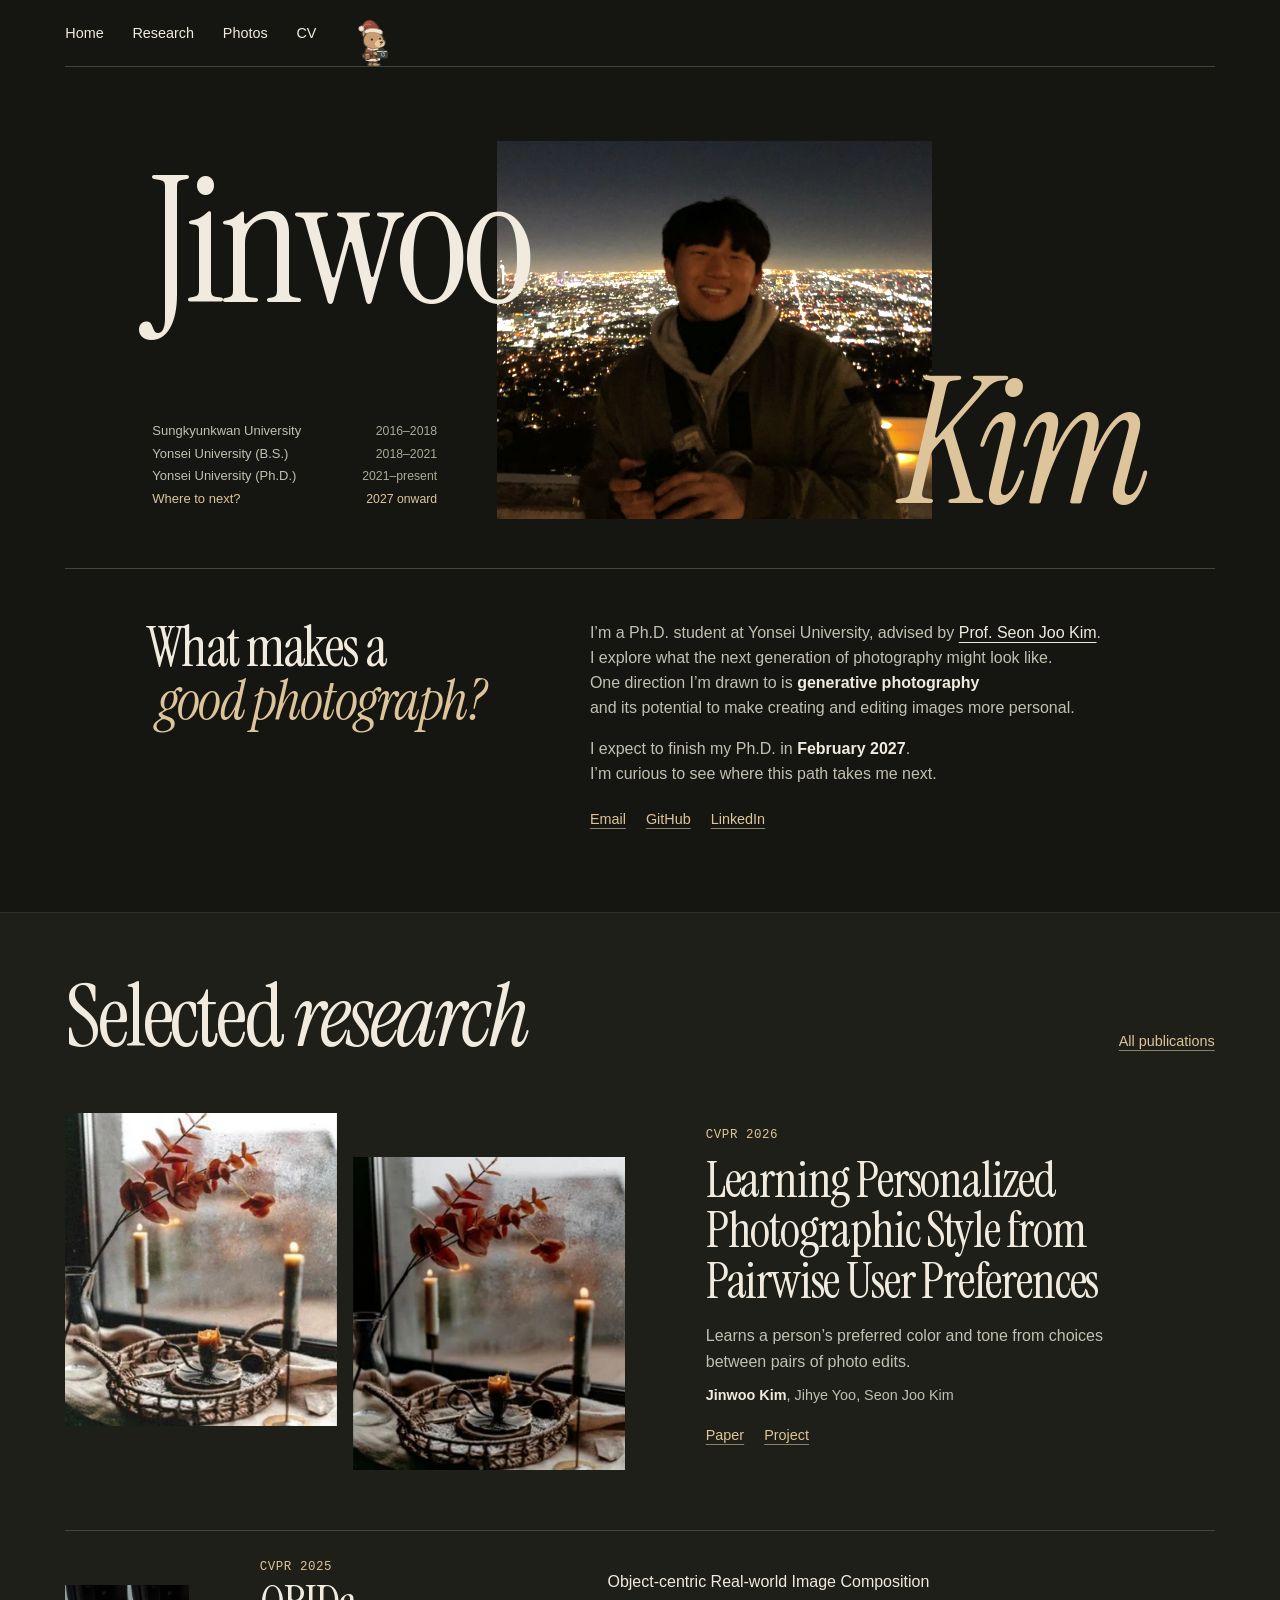
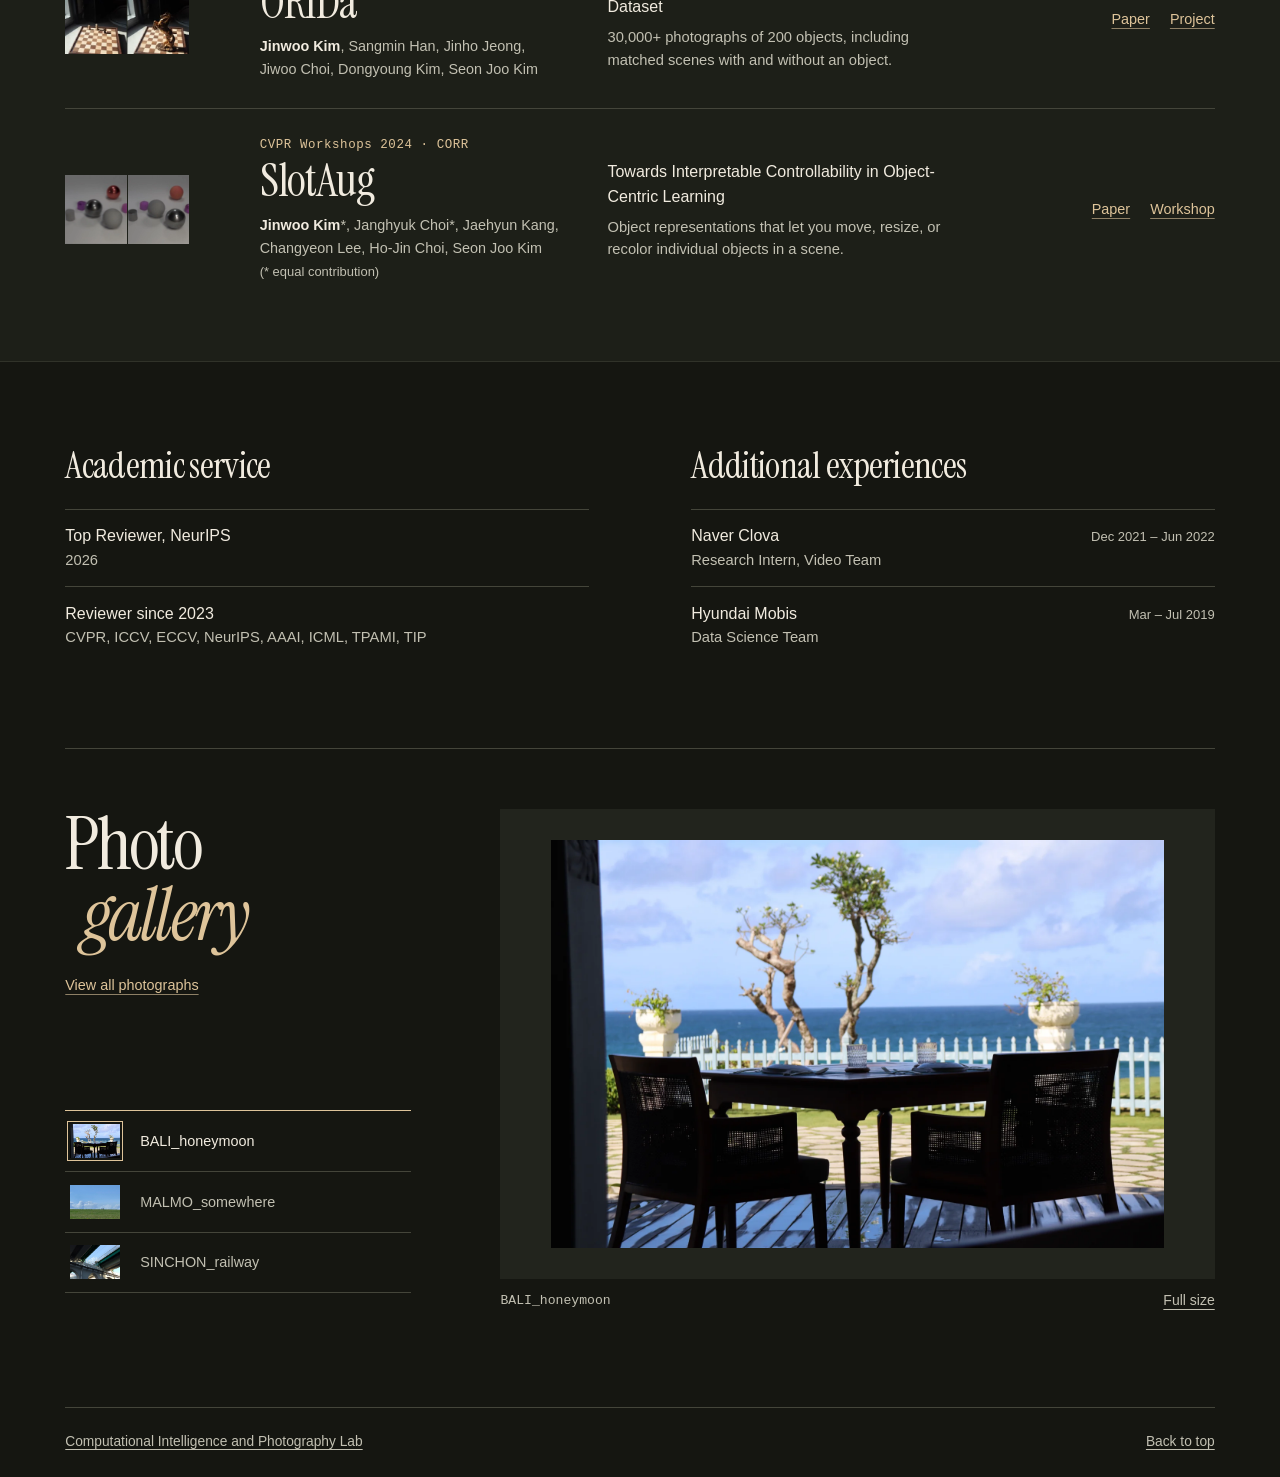
<file: index.html>
<!doctype html>
<html lang="en">
<head>
  <meta charset="utf-8">
  <meta name="viewport" content="width=device-width, initial-scale=1">
  <meta name="theme-color" content="#151611">
  <meta name="description" content="Jinwoo Kim, a Ph.D. student at Yonsei University exploring the next generation of photography. Selected research and photographs.">
  <title>Jinwoo Kim · Generative Photography</title>
  <link rel="icon" href="favicon.ico" sizes="16x16 32x32 48x48 64x64">
  <link rel="preload" href="assets/instrument-serif.woff2" as="font" type="font/woff2" crossorigin>
  <link rel="preload" href="assets/instrument-serif-italic.woff2" as="font" type="font/woff2" crossorigin>
  <link rel="preload" href="assets/portrait.webp" as="image">
  <link rel="stylesheet" href="styles.css?v=research-authors">
  <link rel="stylesheet" href="photo-walk.css?v=bear-moments">
  <link rel="stylesheet" href="bear-moments.css">
  <script src="portrait.js?v=after-hours"></script>
  <script src="photo-walk.js?v=bear-moments" defer></script>
  <script defer src="photo-viewer.js?v=after-hours"></script>
</head>
<body id="top">
  <a class="skip" href="#main">Skip to content</a>
  <header class="masthead page has-photo-walk">
    <nav aria-label="Main navigation">
      <a href="#top" aria-current="page">Home</a>
      <a href="#research">Research</a>
      <a href="#photos">Photos</a>
      <a href="assets/CV_jinwookim.pdf?v=b1cbc0d5">CV</a>
    </nav>
    <div class="masthead-tools">
      <button type="button" class="walk-switch" aria-label="Pause the photo walk" aria-pressed="false" title="Pause the photo walk" hidden>
        <svg viewBox="0 0 16 16" width="14" height="14" aria-hidden="true" fill="currentColor">
          <path class="pause-mark" d="M5 3.3h1.6v9.4H5zm4.4 0H11v9.4H9.4z"/><path class="play-mark" d="m5.2 2.9 7 5-7 5.2z"/>
        </svg>
      </button>
    </div>
    <div class="photo-walk">
      <template class="door-template">
        <svg class="walk-door" viewBox="0 0 38 49" fill="none" stroke-linejoin="round" aria-hidden="true" focusable="false">
          <use href="assets/santa-walk.svg?v=bear-moments#door-jamb"/>
          <g class="door-panel"><use href="assets/santa-walk.svg?v=bear-moments#door-panel"/></g>
        </svg>
      </template>
      <svg class="walk-subject" viewBox="0 0 48 48" fill="none" stroke-linecap="round" stroke-linejoin="round" aria-hidden="true" focusable="false">
        <g data-motif="pine"><use href="assets/santa-walk.svg?v=bear-moments#pine-trunk"/><g class="boughs"><use href="assets/santa-walk.svg?v=bear-moments#pine-crown"/></g></g>
        <g data-motif="flower"><use href="assets/santa-walk.svg?v=bear-moments#flower-stems"/><g class="petals"><use href="assets/santa-walk.svg?v=bear-moments#flower-bloom"/></g></g>
        <g data-motif="snow"><use href="assets/santa-walk.svg?v=bear-moments#snow-bank"/><g class="crystal"><use href="assets/santa-walk.svg?v=bear-moments#snow-star"/></g><g class="snow-dust"><use href="assets/santa-walk.svg?v=bear-moments#snow-dust"/></g></g>
        <g data-motif="puppy"><g class="puppy"><g class="puppy-tail"><use href="assets/santa-walk.svg?v=bear-moments#puppy-tail"/></g><use href="assets/santa-walk.svg?v=bear-moments#puppy-body"/></g></g>
        <g data-motif="leaf"><g class="falling-leaf"><use href="assets/santa-walk.svg?v=bear-moments#maple-leaf"/></g></g>
      </svg>
      <div class="bear-actor">
        <button type="button" class="bear-button photographer-button" aria-label="Pose for the bear photographer" disabled>
          <span class="bear-scale"><span class="bear-facing">
            <svg class="bear-art" viewBox="0 0 50 56" fill="none" stroke="#443e32" stroke-width="1.2" stroke-linecap="round" stroke-linejoin="round" aria-hidden="true" focusable="false">
              <g transform="translate(23 55)">
                <g class="bear-leg" transform="translate(-3.2 -10)" fill="#9e8564">
                  <use class="bear-shin" href="assets/santa-walk.svg?v=bear-moments#bear-shin"/>
                  <g transform="translate(0 7)"><use class="bear-pad" href="assets/santa-walk.svg?v=bear-moments#bear-pad"/></g>
                </g>
                <g class="bear-leg" transform="translate(1.7 -10)" fill="#b39871">
                  <use class="bear-shin" href="assets/santa-walk.svg?v=bear-moments#bear-shin"/>
                  <g transform="translate(0 7)"><use class="bear-pad" href="assets/santa-walk.svg?v=bear-moments#bear-pad"/></g>
                </g>
                <g class="bear-body"><use href="assets/santa-walk.svg?v=bear-moments#bear-coat"/>
                  <g class="bear-head side-pose"><use href="assets/santa-walk.svg?v=bear-moments#bear-face-cap"/><g class="hat-pom"><use href="assets/santa-walk.svg?v=bear-moments#hat-pom"/></g></g>
                  <use class="front-pose" href="assets/santa-walk.svg?v=bear-moments#bear-front-head"/>
                  <use href="assets/santa-walk.svg?v=bear-moments#bear-collar"/>
                  <g class="bear-camera side-pose"><use href="assets/santa-walk.svg?v=bear-moments#bear-camera"/><g class="lens-light"><use href="assets/santa-walk.svg?v=bear-moments#lens-light"/></g></g>
                  <g class="front-pose visitor-camera">
                    <use href="assets/santa-walk.svg?v=bear-moments#front-camera"/>
                    <g transform="translate(0 -14.1)" fill="#fff1c9" stroke="none"><g class="visitor-flare">
                      <path d="M0-9.1 1.35-1.5 8.4 0 1.35 1.45 0 9.1-1.35 1.45-8.4 0-1.35-1.5Z"/>
                      <path d="m-5.2-5.2 3 1.8m4.9 6.2 2.1 1.8" stroke="#e6cc93" stroke-width=".85"/>
                    </g></g>
                  </g>
                </g>
              </g>
            </svg>
          </span></span>
          <span class="bear-bubble count-bubble" aria-hidden="true"></span>
        </button>
      </div>
      <span class="bear-status" role="status"></span>
    </div>
  </header>

  <main id="main">
    <section class="cover page" aria-labelledby="intro-heading">
      <h1 class="cover-name" id="intro-heading"><span class="given"><span class="name-word">Jinwoo</span></span> <em class="family"><span class="name-word">Kim</span></em></h1>
      <dl class="cover-history" aria-label="Education and next step">
        <div><dt>Sungkyunkwan University</dt><dd>2016–2018</dd></div>
        <div><dt>Yonsei University <span>(B.S.)</span></dt><dd>2018–2021</dd></div>
        <div><dt>Yonsei University <span>(Ph.D.)</span></dt><dd>2021–present</dd></div>
        <div class="next-chapter"><dt>Where to next?</dt><dd><time datetime="2027">2027</time> onward</dd></div>
      </dl>
      <div class="portrait-frame">
        <img class="portrait-color" src="assets/portrait.webp" width="1380" height="1000" alt="Jinwoo Kim holding his camera above the city lights at night" fetchpriority="high">
        <div class="flash-fill" aria-hidden="true"><img src="assets/portrait.webp" width="1380" height="1000" alt=""></div>
        <div class="capture-timer" aria-hidden="true"><span>3</span><span>2</span><span>1</span></div>
      </div>
    </section>

    <section class="introduction page" aria-labelledby="question">
      <h2 class="question" id="question">What makes a <em>good photograph?</em></h2>
      <div class="bio">
        <p>I’m a Ph.D. student at Yonsei University, advised by <a href="https://sites.google.com/site/seonjookim">Prof. Seon Joo Kim</a>.<br>
          I explore what the next generation of photography might look like.<br>
          One direction I’m drawn to is <strong>generative photography</strong><br>
          and its potential to make creating and editing images more personal.</p>
        <p>I expect to finish my Ph.D. in <time datetime="2027-02">February 2027</time>.<br>
          I’m curious to see where this path takes me next.</p>
        <nav class="profile-links" aria-label="Contact and profiles">
          <a href="mailto:jinwoo-kim@yonsei.ac.kr">Email</a>
          <a href="https://github.com/hello-jinwoo">GitHub</a>
          <a href="https://www.linkedin.com/in/jinwoo-kim-a00658206/">LinkedIn</a>
        </nav>
      </div>
    </section>

    <section class="research" id="research" aria-labelledby="research-heading">
      <div class="page">
        <header class="section-head">
          <h2 id="research-heading">Selected <em>research</em></h2>
          <a class="text-link" href="publications.html">All publications</a>
        </header>
        <article class="lead-study">
          <div class="paired-edits" role="img" aria-label="Two edits of the same candlelit still life. One lifts the shadows and the other leaves them deep.">
            <div class="edit-print"><img src="assets/photographic-style.webp" width="664" height="380" loading="lazy" decoding="async" alt=""></div>
            <div class="edit-print"><img src="assets/photographic-style.webp" width="664" height="380" loading="lazy" decoding="async" alt=""></div>
          </div>
          <div class="lead-copy">
            <p class="venue">CVPR 2026</p>
            <h3>Learning Personalized Photographic Style from Pairwise User Preferences</h3>
            <p class="description">Learns a person’s preferred color and tone from choices between pairs of photo edits.</p>
            <p class="authors"><strong>Jinwoo Kim</strong>, Jihye Yoo, Seon Joo Kim</p>
            <div class="study-links">
              <a href="https://openaccess.thecvf.com/content/CVPR2026/html/Kim_Learning_Personalized_Photographic_Style_from_Pairwise_User_Preferences_CVPR_2026_paper.html" aria-label="Read the Photographic Style paper">Paper</a>
              <a href="https://hello-jinwoo.github.io/pps/" aria-label="Visit the Photographic Style project">Project</a>
            </div>
          </div>
        </article>

        <article class="study-row">
          <div class="study-thumb"><img src="assets/orida.webp" width="664" height="380" alt="The same chessboard with and without an object" loading="lazy" decoding="async"></div>
          <div class="row-title">
            <p class="venue">CVPR 2025</p>
            <h3>ORIDa</h3>
            <p class="authors"><span><strong>Jinwoo Kim</strong>,</span> <span>Sangmin Han,</span> <span>Jinho Jeong,</span> <span>Jiwoo Choi,</span> <span>Dongyoung Kim,</span> <span>Seon Joo Kim</span></p>
          </div>
          <div class="row-detail">
            <p>Object-centric Real-world Image Composition Dataset</p>
            <p class="row-note">30,000+ photographs of 200 objects, including matched scenes with and without an object.</p>
          </div>
          <div class="study-links">
            <a href="https://arxiv.org/abs/2506.08964" aria-label="Read the ORIDa paper">Paper</a>
            <a href="https://hello-jinwoo.github.io/orida/" aria-label="Visit the ORIDa project">Project</a>
          </div>
        </article>
        <article class="study-row" id="slotaug">
          <div class="study-thumb material-pair" role="img" aria-label="SlotAug changes the finish of two spheres in the same scene">
            <img src="assets/slotaug-material-before.webp" width="276" height="276" alt="" loading="lazy" decoding="async">
            <img src="assets/slotaug-material-after.webp" width="276" height="276" alt="" loading="lazy" decoding="async">
          </div>
          <div class="row-title">
            <p class="venue">CVPR Workshops 2024 · CORR</p>
            <h3>SlotAug</h3>
            <p class="authors"><span><strong>Jinwoo Kim</strong>*,</span> <span>Janghyuk Choi*,</span> <span>Jaehyun Kang,</span> <span>Changyeon Lee,</span> <span>Ho-Jin Choi,</span> <span>Seon Joo Kim</span> <span class="equal-contribution">(* equal contribution)</span></p>
          </div>
          <div class="row-detail">
            <p>Towards Interpretable Controllability in Object-Centric Learning</p>
            <p class="row-note">Object representations that let you move, resize, or recolor individual objects in a scene.</p>
          </div>
          <div class="study-links">
            <a href="https://arxiv.org/abs/2310.08929" aria-label="Read the SlotAug paper">Paper</a>
            <a href="https://corrworkshop.github.io/papers" aria-label="See the SlotAug workshop listing">Workshop</a>
          </div>
        </article>
      </div>
    </section>

    <div class="background page">
      <section id="academic-service" aria-labelledby="service-heading">
        <h2 id="service-heading">Academic service</h2>
        <dl>
          <div><dt>Top Reviewer, NeurIPS</dt><dd>2026</dd></div>
          <div><dt>Reviewer since 2023</dt><dd>CVPR, ICCV, ECCV, NeurIPS, AAAI, ICML, TPAMI, TIP</dd></div>
        </dl>
      </section>
      <section id="additional-experiences" aria-labelledby="experiences-heading">
        <h2 id="experiences-heading">Additional experiences</h2>
        <dl>
          <div><dt>Naver Clova <span>Dec 2021 – Jun 2022</span></dt><dd>Research Intern, Video Team</dd></div>
          <div><dt>Hyundai Mobis <span>Mar – Jul 2019</span></dt><dd>Data Science Team</dd></div>
        </dl>
      </section>
    </div>

    <section id="photos" class="gallery page" aria-labelledby="photos-heading">
      <header class="gallery-heading">
        <h2 id="photos-heading">Photo <em>gallery</em></h2>
        <a class="text-link" href="gallery.html">View all photographs</a>
      </header>
      <div class="print-picker" role="group" aria-label="Choose a photograph" hidden></div>
      <div class="photo-grid gallery-prints">
        <figure>
          <a href="assets/gallery/BALI_honeymoon.webp" aria-label="View BALI_honeymoon at full size"><span class="print-mount"><img src="assets/gallery/BALI_honeymoon.webp" width="1600" height="1066" alt="A shaded table overlooking the sea in Bali" loading="lazy" decoding="async"></span><span class="enlarge-label" aria-hidden="true">Full size</span></a>
          <figcaption>BALI_<wbr>honeymoon</figcaption>
        </figure>
        <figure>
          <a href="assets/gallery/MALMO_somewhere.webp" aria-label="View MALMO_somewhere at full size"><span class="print-mount"><img src="assets/gallery/MALMO_somewhere.webp" width="1200" height="1600" alt="Two figures walking across a green field beneath a blue sky in Malmö" loading="lazy" decoding="async"></span><span class="enlarge-label" aria-hidden="true">Full size</span></a>
          <figcaption>MALMO_<wbr>somewhere</figcaption>
        </figure>
        <figure>
          <a href="assets/gallery/SINCHON_railway.webp" aria-label="View SINCHON_railway at full size"><span class="print-mount"><img src="assets/gallery/SINCHON_railway.webp" width="1198" height="1598" alt="Concrete railway arches beneath the crossing tracks in Sinchon" loading="lazy" decoding="async"></span><span class="enlarge-label" aria-hidden="true">Full size</span></a>
          <figcaption>SINCHON_<wbr>railway</figcaption>
        </figure>
      </div>
    </section>
  </main>

  <footer class="footer page">
    <a href="https://sites.google.com/site/seonjookim">Computational Intelligence and Photography Lab</a>
    <a href="#top">Back to top</a>
  </footer>
</body>
</html>
</file>
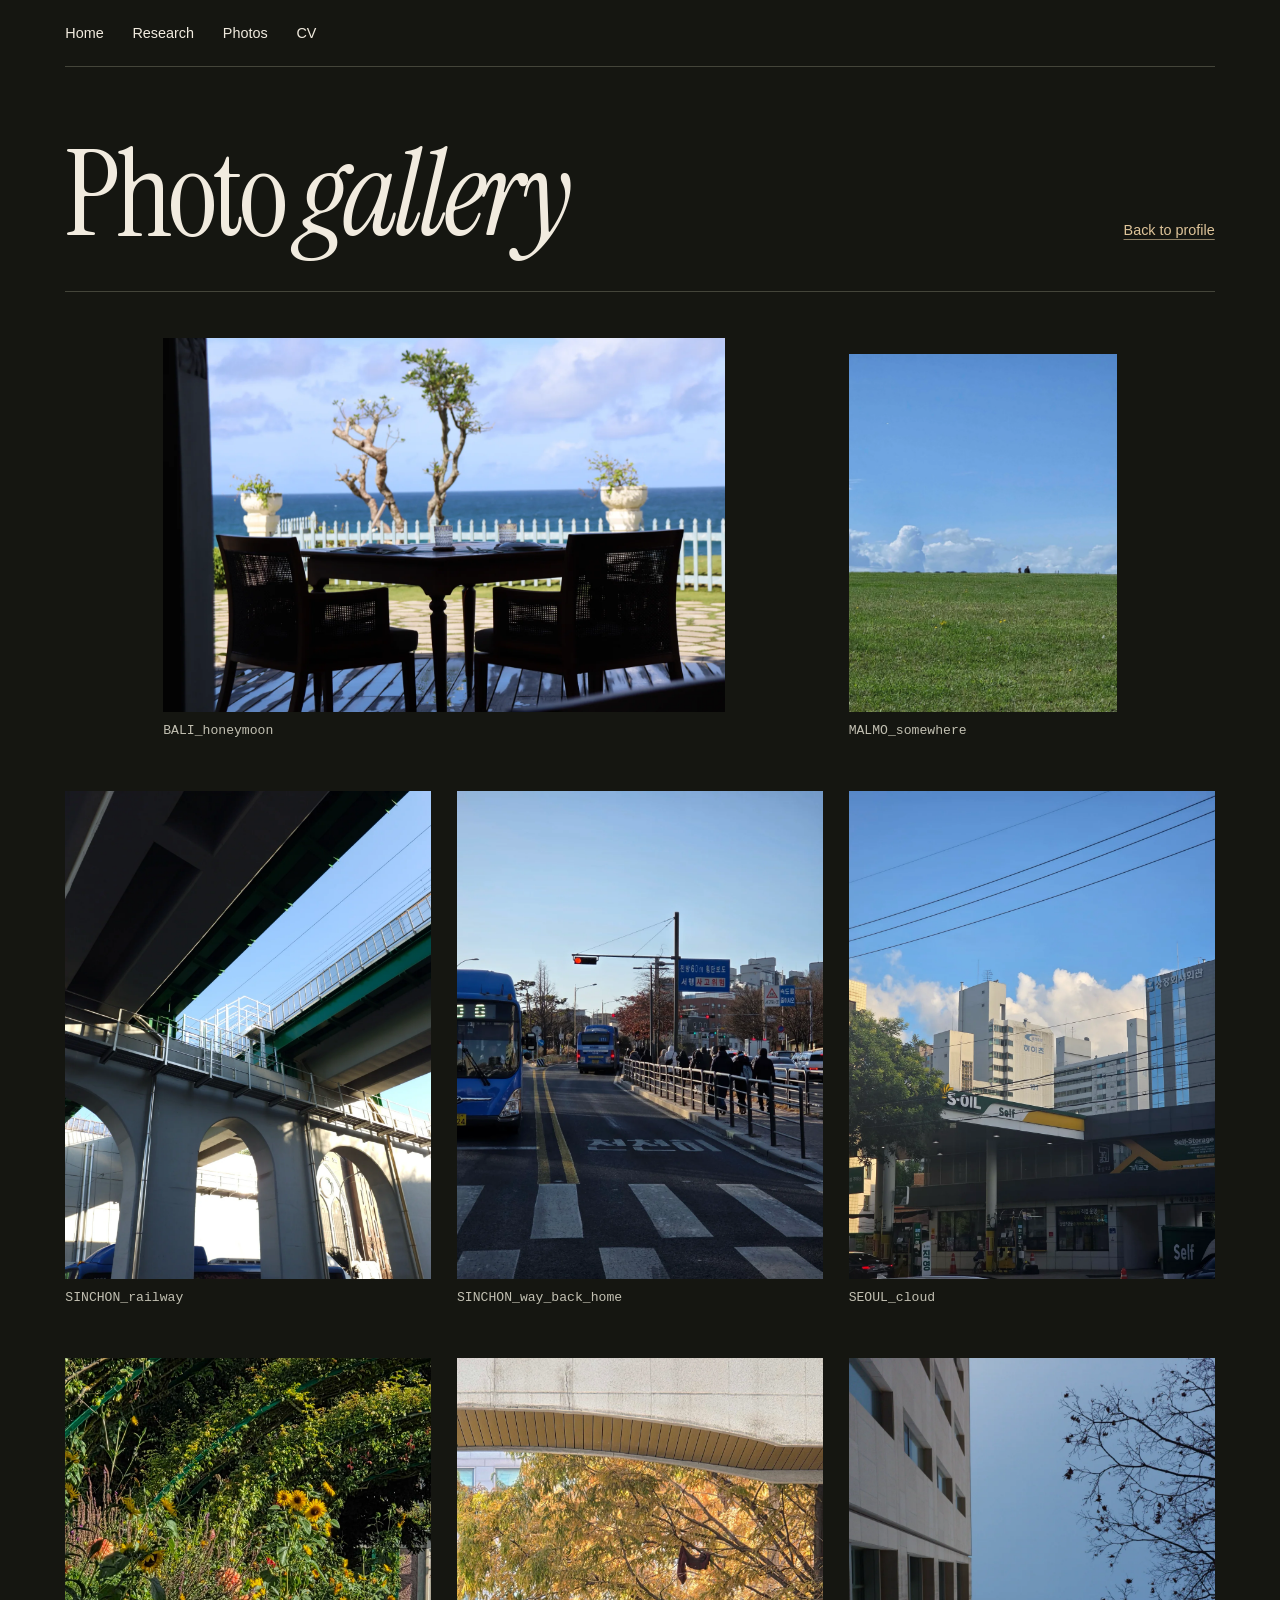
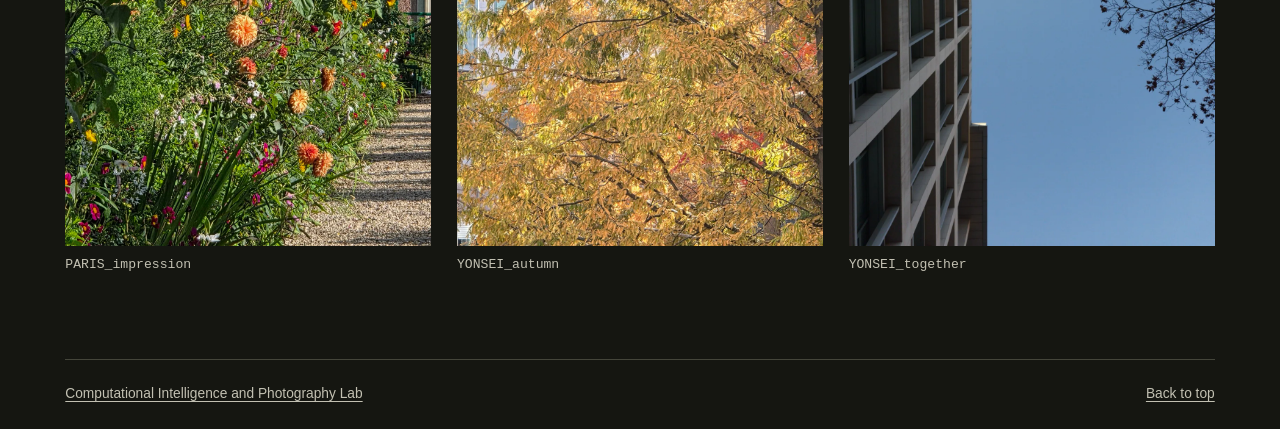
<file: gallery.html>
<!doctype html>
<html lang="en">
<head>
  <meta charset="utf-8">
  <meta name="viewport" content="width=device-width, initial-scale=1">
  <meta name="theme-color" content="#151611">
  <meta name="description" content="Photographs by Jinwoo Kim.">
  <title>Photo Gallery · Jinwoo Kim</title>
  <link rel="icon" href="favicon.ico" sizes="16x16 32x32 48x48 64x64">
  <link rel="preload" href="assets/instrument-serif.woff2" as="font" type="font/woff2" crossorigin>
  <link rel="stylesheet" href="styles.css?v=after-hours">
  <script defer src="photo-viewer.js?v=after-hours"></script>
</head>
<body id="top">
  <a class="skip" href="#main">Skip to content</a>
  <header class="masthead page">
    <nav aria-label="Main navigation">
      <a href="index.html#top">Home</a>
      <a href="index.html#research">Research</a>
      <a href="index.html#photos">Photos</a>
      <a href="assets/CV_jinwookim.pdf?v=b1cbc0d5">CV</a>
    </nav>
  </header>

  <main id="main" class="archive page">
    <header class="archive-heading">
      <h1>Photo <em>gallery</em></h1>
      <a class="text-link" href="index.html#photos">Back to profile</a>
    </header>
    <div class="photo-grid contact-sheet">
      <figure class="photo photo-wide">
        <a href="assets/gallery/BALI_honeymoon.webp" aria-label="View BALI_honeymoon at full size">
          <img src="assets/gallery/BALI_honeymoon.webp" width="1600" height="1066" loading="lazy" decoding="async" alt="A table and chairs on a shaded terrace overlooking the sea">
        </a>
        <figcaption>BALI_<wbr>honeymoon</figcaption>
      </figure>
      <figure class="photo">
        <a href="assets/gallery/MALMO_somewhere.webp" aria-label="View MALMO_somewhere at full size">
          <img src="assets/gallery/MALMO_somewhere.webp" width="1200" height="1600" loading="lazy" decoding="async" alt="Two distant figures on a green field beneath a blue sky">
        </a>
        <figcaption>MALMO_<wbr>somewhere</figcaption>
      </figure>
      <figure class="photo">
        <a href="assets/gallery/SINCHON_railway.webp" aria-label="View SINCHON_railway at full size">
          <img src="assets/gallery/SINCHON_railway.webp" width="1198" height="1598" loading="lazy" decoding="async" alt="Concrete railway arches seen from below the crossing tracks">
        </a>
        <figcaption>SINCHON_<wbr>railway</figcaption>
      </figure>
      <figure class="photo">
        <a href="assets/gallery/SINCHON_way_back_home.webp" aria-label="View SINCHON_way_back_home at full size">
          <img src="assets/gallery/SINCHON_way_back_home.webp" width="1050" height="1400" loading="lazy" decoding="async" alt="Buses on a city street beyond a crosswalk">
        </a>
        <figcaption>SINCHON_<wbr>way_<wbr>back_<wbr>home</figcaption>
      </figure>
      <figure class="photo">
        <a href="assets/gallery/SEOUL_cloud.webp" aria-label="View SEOUL_cloud at full size">
          <img src="assets/gallery/SEOUL_cloud.webp" width="1200" height="1600" loading="lazy" decoding="async" alt="A neighborhood storefront beneath power lines and apartment buildings">
        </a>
        <figcaption>SEOUL_<wbr>cloud</figcaption>
      </figure>
      <figure class="photo">
        <a href="assets/gallery/PARIS_impression.webp" aria-label="View PARIS_impression at full size">
          <img src="assets/gallery/PARIS_impression.webp" width="1200" height="1600" loading="lazy" decoding="async" alt="Sunlit flowers growing beside a gravel path">
        </a>
        <figcaption>PARIS_<wbr>impression</figcaption>
      </figure>
      <figure class="photo">
        <a href="assets/gallery/YONSEI_autumn.webp" aria-label="View YONSEI_autumn at full size">
          <img src="assets/gallery/YONSEI_autumn.webp" width="1200" height="1600" loading="lazy" decoding="async" alt="A dark bird among golden autumn leaves beneath a curved concrete overhang">
        </a>
        <figcaption>YONSEI_<wbr>autumn</figcaption>
      </figure>
      <figure class="photo">
        <a href="assets/gallery/YONSEI_together.webp" aria-label="View YONSEI_together at full size">
          <img src="assets/gallery/YONSEI_together.webp" width="1050" height="1400" loading="lazy" decoding="async" alt="A building facade and bare branches framing the evening sky">
        </a>
        <figcaption>YONSEI_<wbr>together</figcaption>
      </figure>
    </div>
  </main>

  <footer class="footer page">
    <a href="https://sites.google.com/site/seonjookim">Computational Intelligence and Photography Lab</a>
    <a href="#top">Back to top</a>
  </footer>
</body>
</html>
</file>
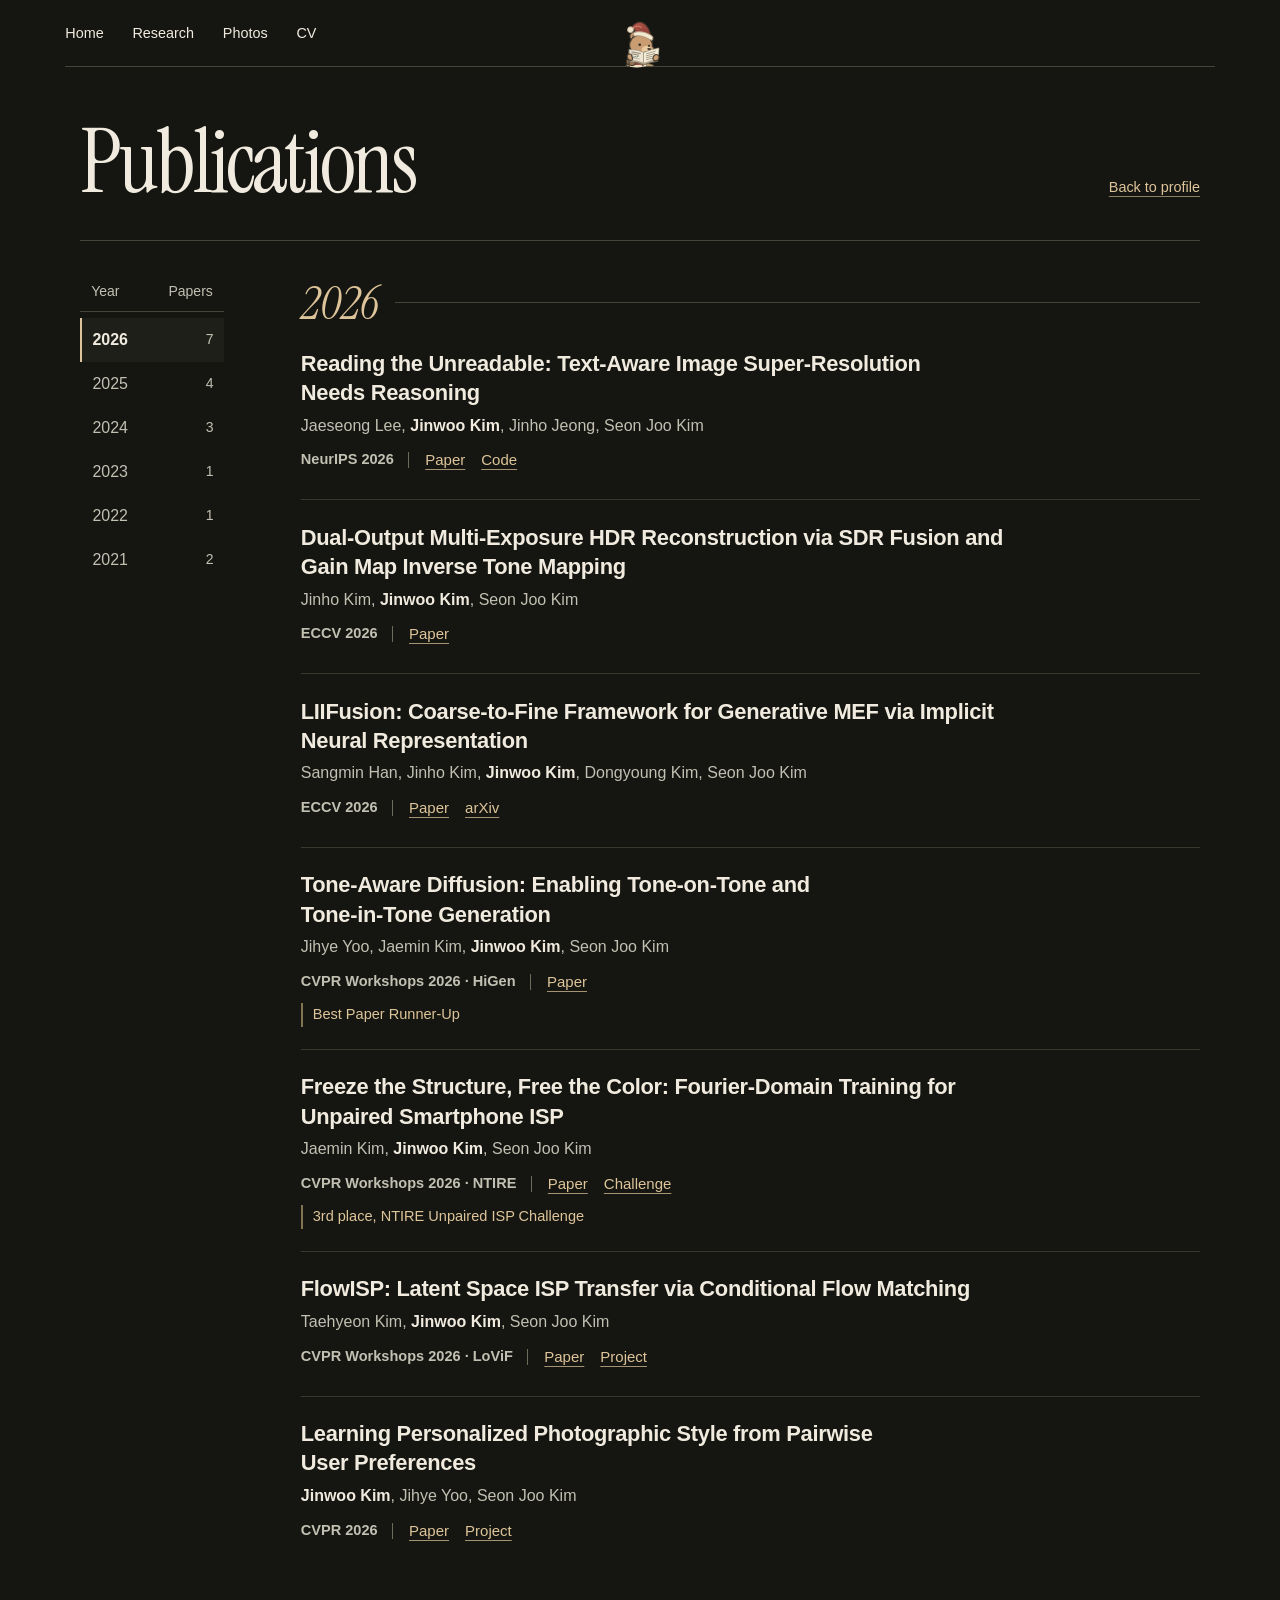
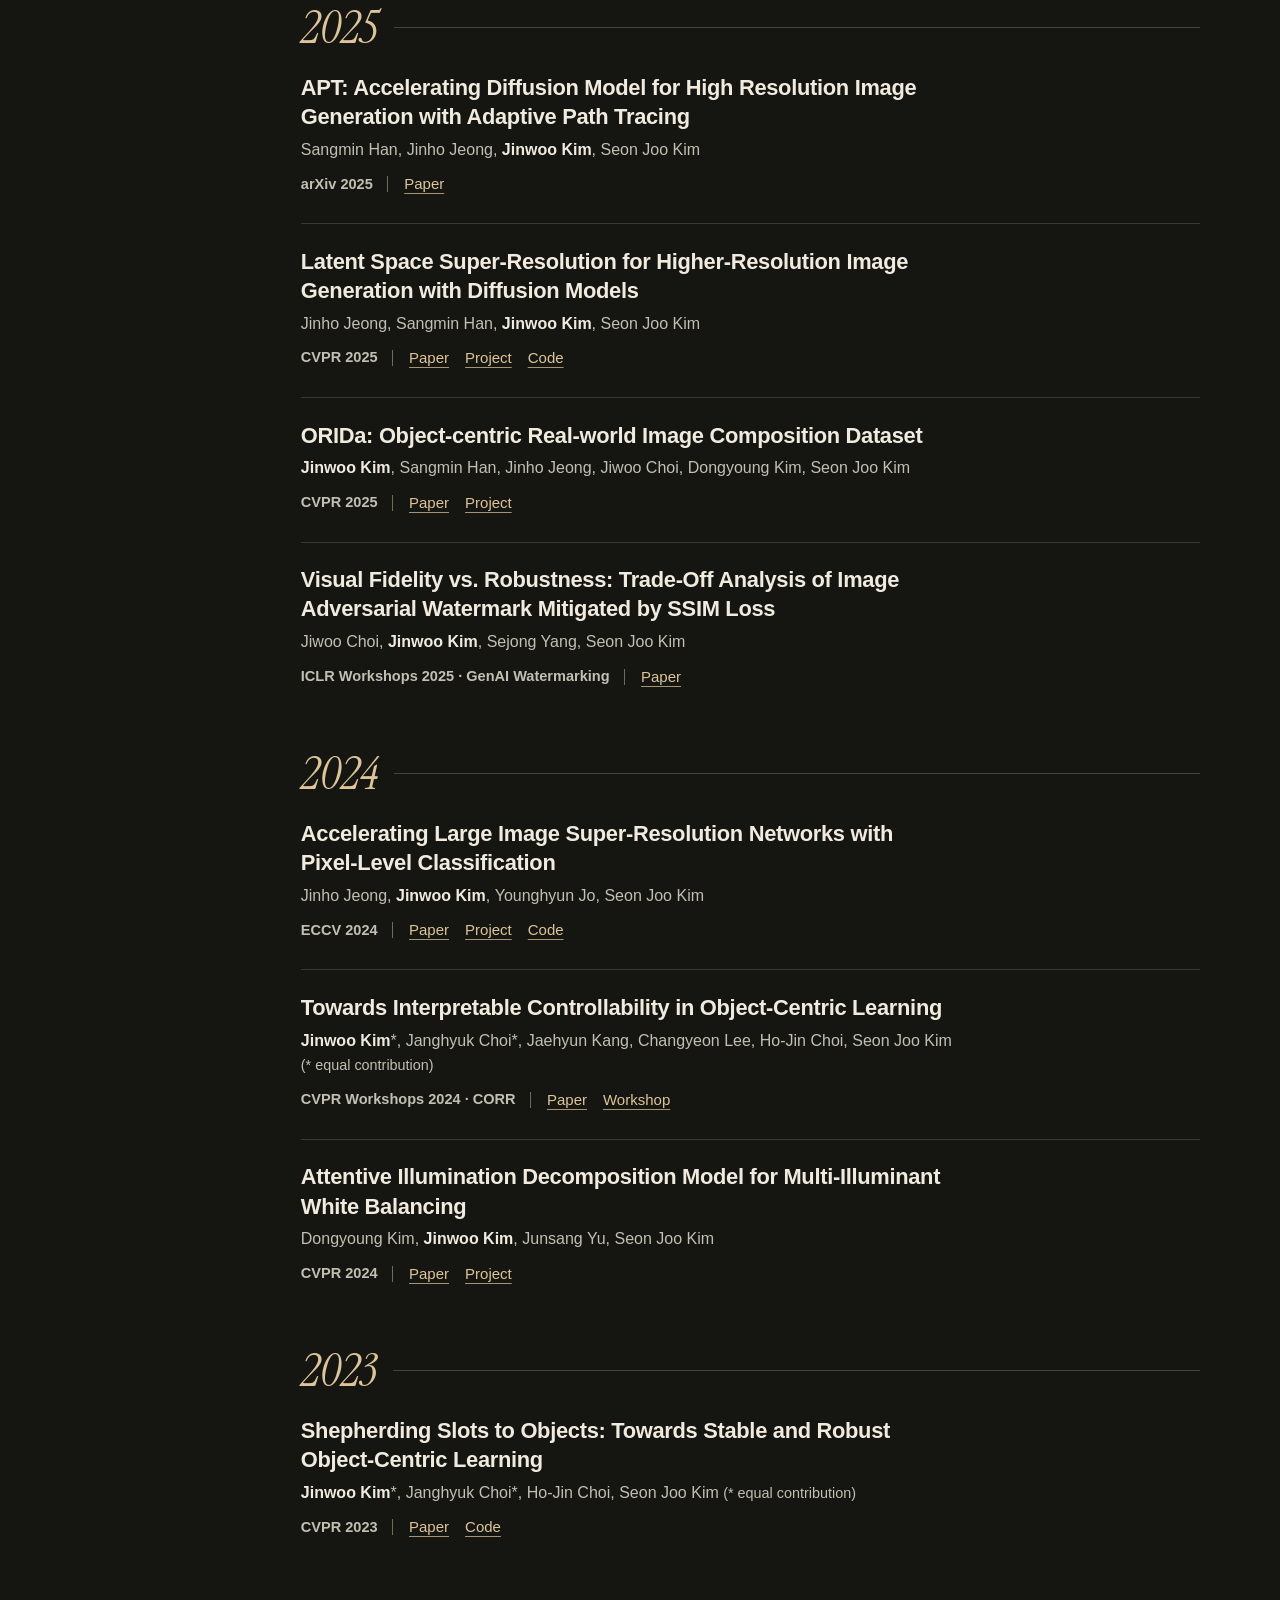
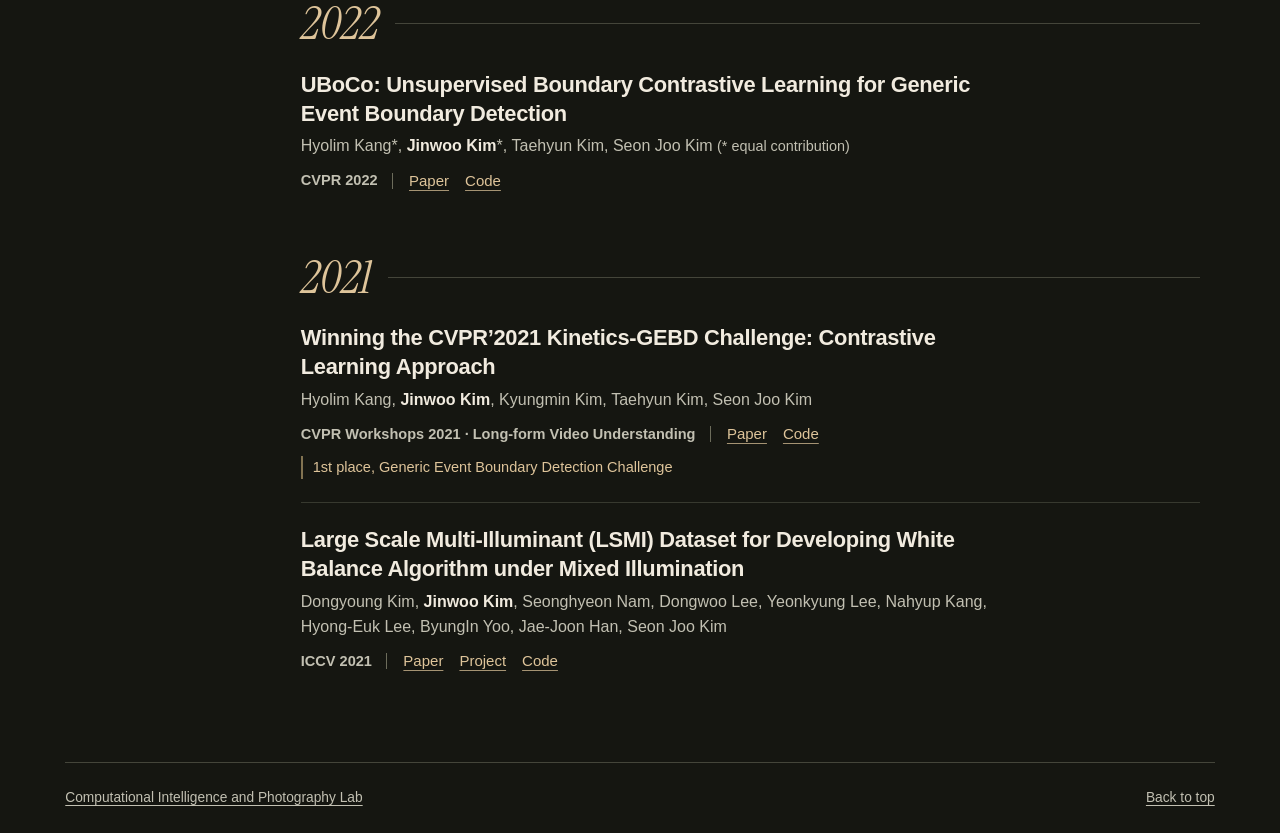
<file: publications.html>
<!doctype html>
<html lang="en">
<head>
  <meta charset="utf-8">
  <meta name="viewport" content="width=device-width, initial-scale=1">
  <meta name="theme-color" content="#151611">
  <meta name="description" content="Publications by Jinwoo Kim.">
  <title>Publications · Jinwoo Kim</title>
  <link rel="icon" href="favicon.ico" sizes="16x16 32x32 48x48 64x64">
  <link rel="preload" href="assets/instrument-serif.woff2" as="font" type="font/woff2" crossorigin>
  <link rel="stylesheet" href="styles.css?v=after-hours">
  <link rel="stylesheet" href="bear-moments.css">
  <script src="publication-index.js" defer></script>
  <script src="paper-reader.js" defer></script>
</head>
<body id="top">
  <a class="skip" href="#main">Skip to content</a>
  <header class="masthead page reading-masthead">
    <nav aria-label="Main navigation">
      <a href="index.html#top">Home</a>
      <a href="index.html#research">Research</a>
      <a href="index.html#photos">Photos</a>
      <a href="assets/CV_jinwookim.pdf?v=b1cbc0d5">CV</a>
    </nav>
    <div class="reader-stage">
      <button class="bear-button reader-button" type="button" aria-label="Give the reading bear an idea" disabled>
        <svg class="reader-art" viewBox="0 0 56 60" fill="none" stroke="#443e32" stroke-width="1.2" stroke-linecap="round" stroke-linejoin="round" aria-hidden="true" focusable="false">
          <g transform="translate(27 59)"><g class="reader-rise">
            <use class="reader-foot far-foot" href="assets/santa-walk.svg?v=bear-moments#paw-far"/>
            <use class="reader-foot near-foot" href="assets/santa-walk.svg?v=bear-moments#paw-near"/>
            <g class="reader-torso">
              <use href="assets/santa-walk.svg?v=bear-moments#bear-coat"/>
              <g class="reader-neck"><g class="reader-scan">
                <use href="assets/santa-walk.svg?v=bear-moments#bear-profile"/>
                <g class="reader-gaze"><use href="assets/santa-walk.svg?v=bear-moments#bear-eyes"/></g>
                <use href="assets/santa-walk.svg?v=bear-moments#santa-cap"/>
                <use href="assets/santa-walk.svg?v=bear-moments#hat-pom"/>
              </g></g>
              <use href="assets/santa-walk.svg?v=bear-moments#bear-collar"/>
              <g class="reader-arm">
                <path d="M4.2-20.7q2-2.3 4.5-.6l8.1 4.1-1.5 4.2q-5.6-1.5-10.2-4.4-2.2-1.4-.9-3.3Z" fill="#a94e41"/>
                <path d="m13.6-18.8 2.1 1-1.6 4.7-2.2-.8Z" fill="#ecdec4" stroke="#ac9478" stroke-width=".65"/>
              </g>
              <g class="reader-paper">
                <g transform="translate(5 -17.5)">
                  <path d="M-15-5.6q7.7-.8 15 2.5 7.9-3.3 15.1-4.9L14.3 5.3Q6.4 6 0 9q-6.5-3.2-14.6-3.1Z" fill="#bba98c" stroke="#6e6656" stroke-width=".85"/>
                  <path d="M-15.1-7.3q8.4-.2 15.1 3.2V7.4q-6.1-3-14.5-3.3Z" fill="#eee5d2" stroke="#988b76" stroke-width=".65"/>
                  <path d="M-12.4-4.7l8.8 1.8m-8.6.3 6.4 1.3" stroke="#746e5d" stroke-width=".85"/>
                  <path d="m-11.1-.7.2 2.3 6.4 1.3" stroke="#a19a85" stroke-width=".6"/>
                  <path d="m-10.5 1.1 1.4-.9 1.6.5 2.1-1.1" stroke="#66837b" stroke-width=".85"/>
                  <path d="M0-4.1q7.7-3.1 14.9-4.1l-.6 11.8Q6.6 4.9 0 7.4Z" fill="#dacdb4" stroke="#a2977e" stroke-width=".6"/>
                  <path d="m2.5-.8 8.8-2.5M2.6 1.1l7-1.9m-7 3.8 8.4-2.3" stroke="#8d866e" stroke-width=".7"/>
                  <g class="reader-leaf">
                    <path d="M0-4.1q7.4-3.1 15.5-4.8l-.9 11.7Q6.3 4.5 0 7.4Z" fill="#f5eddb" stroke="#a59980" stroke-width=".65"/>
                    <path d="m2.4-2.6 9.4-2.8M2.5-.5l8.6-2.4m-8.5 4.4 6-1.6m-6 3.7 8.9-2.4" stroke="#8d846d" stroke-width=".78"/>
                  </g>
                </g>
                <path d="M-9.8-19.9q-3.2.6-2.1 4 .6 2.7 3.5 2.7 2-.3 1.7-2.1l-.8-3.1q-.7-2-2.3-1.5Z" fill="#c99c71"/>
              </g>
              <g class="reader-arm"><path d="M15.3-18.1q2.2-2.1 4.1-.8 2.4 2.3-.1 5.2-1.6 1.8-4.1.5-1.8-1.5.1-4.9Z" fill="#cc9e72"/></g>
            </g>
          </g></g>
        </svg>
        <span class="bear-bubble idea-bubble" aria-hidden="true">
          <svg width="17" height="19" viewBox="0 0 22 24" fill="none" stroke-linecap="round" stroke-linejoin="round" focusable="false">
            <path d="M7.9 16.6c-.1-2.7-3.3-4.1-3.3-7.5a6.4 6.4 0 1 1 12.8 0c0 3.4-3.2 4.9-3.3 7.5Z" fill="#f3c76c" stroke="#765938" stroke-width="1.2"/>
            <path d="m9 10.7 2 2.1 2-2.1M11 13v3.6" stroke="#966b33" stroke-width="1.05"/>
            <path d="M8 16.7h6l-.5 3.1h-5Z" fill="#909c89" stroke="#596252" stroke-width=".85"/>
            <path d="M9.7 21h2.6M1.4 8.2l1.3.1m16.5.1 1.4-.2M3.4 2.5l1.1 1.2m13.7 0 1-1.2" stroke="#977539" stroke-width="1.25"/>
          </svg>
        </span>
      </button>
      <span class="bear-status" role="status"></span>
    </div>
  </header>

  <main id="main" class="archive page publication-archive">
    <header class="archive-heading">
      <h1>Publications</h1>
      <a class="text-link" href="index.html#research">Back to profile</a>
    </header>
    <nav class="year-links" aria-label="Publication years">
      <div class="year-key" aria-hidden="true"><span>Year</span><span class="count-key" hidden>Papers</span></div>
      <div class="year-options">
        <a href="#year-2026">2026</a>
        <a href="#year-2025">2025</a>
        <a href="#year-2024">2024</a>
        <a href="#year-2023">2023</a>
        <a href="#year-2022">2022</a>
        <a href="#year-2021">2021</a>
      </div>
    </nav>
    <div class="publication-years">
      <section class="archive-year" aria-labelledby="year-2026">
        <h2 id="year-2026" tabindex="-1">2026</h2>
        <ul class="archive-list" role="list">
          <li>
            <h3>Reading the Unreadable: <span>Text-Aware</span> Image <span>Super-Resolution</span> Needs Reasoning</h3>
            <p class="authors"><span>Jaeseong Lee,</span> <span><strong>Jinwoo Kim</strong>,</span> <span>Jinho Jeong,</span> <span>Seon Joo Kim</span></p>
            <div class="archive-meta">
              <p class="eyebrow venue">NeurIPS 2026</p>
              <div class="publication-links">
                <a href="https://arxiv.org/abs/2611.15449" aria-label="Read the Reading the Unreadable paper">Paper</a>
                <a href="https://github.com/jasonleex1995/TAISR_needs_Reasoning" aria-label="Get the Reading the Unreadable code">Code</a>
              </div>
            </div>
          </li>
          <li>
            <h3><span>Dual-Output</span> <span>Multi-Exposure</span> HDR Reconstruction via SDR Fusion and Gain Map Inverse Tone Mapping</h3>
            <p class="authors"><span>Jinho Kim,</span> <span><strong>Jinwoo Kim</strong>,</span> <span>Seon Joo Kim</span></p>
            <div class="archive-meta">
              <p class="eyebrow venue">ECCV 2026</p>
              <div class="publication-links">
                <a href="https://eccv.ecva.net/virtual/2026/poster/4299" aria-label="Read the Dual-Output HDR Reconstruction paper">Paper</a>
              </div>
            </div>
          </li>
          <li>
            <h3>LIIFusion: <span>Coarse-to-Fine</span> Framework for Generative MEF via Implicit Neural Representation</h3>
            <p class="authors"><span>Sangmin Han,</span> <span>Jinho Kim,</span> <span><strong>Jinwoo Kim</strong>,</span> <span>Dongyoung Kim,</span> <span>Seon Joo Kim</span></p>
            <div class="archive-meta">
              <p class="eyebrow venue">ECCV 2026</p>
              <div class="publication-links">
                <a href="https://eccv.ecva.net/virtual/2026/poster/4269" aria-label="Read the LIIFusion paper">Paper</a>
                <a href="https://arxiv.org/abs/2607.17611" aria-label="Read the LIIFusion preprint">arXiv</a>
              </div>
            </div>
          </li>
          <li>
            <h3><span>Tone-Aware</span> Diffusion: Enabling <span>Tone-on-Tone</span> and <span>Tone-in-Tone</span> Generation</h3>
            <p class="authors"><span>Jihye Yoo,</span> <span>Jaemin Kim,</span> <span><strong>Jinwoo Kim</strong>,</span> <span>Seon Joo Kim</span></p>
            <div class="archive-meta">
              <p class="eyebrow venue">CVPR Workshops 2026 · HiGen</p>
              <div class="publication-links">
                <a href="https://openaccess.thecvf.com/content/CVPR2026W/HiGen/html/Yoo_Tone-Aware_Diffusion__Enabling_Tone-on-Tone_and_Tone-in-Tone_Generation_CVPRW_2026_paper.html" aria-label="Read the Tone-Aware Diffusion paper">Paper</a>
              </div>
            </div>
            <p class="archive-note">Best Paper Runner-Up</p>
          </li>
          <li>
            <h3>Freeze the Structure, Free the Color: <span>Fourier-Domain</span> Training for Unpaired Smartphone ISP</h3>
            <p class="authors"><span>Jaemin Kim,</span> <span><strong>Jinwoo Kim</strong>,</span> <span>Seon Joo Kim</span></p>
            <div class="archive-meta">
              <p class="eyebrow venue">CVPR Workshops 2026 · NTIRE</p>
              <div class="publication-links">
                <a href="https://openaccess.thecvf.com/content/CVPR2026W/NTIRE/papers/Kim_Freeze_the_Structure_Free_the_Color_Fourier-Domain_Training_for_Unpaired_CVPRW_2026_paper.pdf" aria-label="Read the Unpaired Smartphone ISP paper">Paper</a>
                <a href="https://www.codabench.org/competitions/12932/" aria-label="View the NTIRE Unpaired ISP Challenge">Challenge</a>
              </div>
            </div>
            <p class="archive-note">3rd place, NTIRE Unpaired ISP Challenge</p>
          </li>
          <li>
            <h3>FlowISP: Latent Space ISP Transfer via Conditional Flow Matching</h3>
            <p class="authors"><span>Taehyeon Kim,</span> <span><strong>Jinwoo Kim</strong>,</span> <span>Seon Joo Kim</span></p>
            <div class="archive-meta">
              <p class="eyebrow venue">CVPR Workshops 2026 · LoViF</p>
              <div class="publication-links">
                <a href="https://taehyeon-k.github.io/files/FlowISP_CVPRW2026.pdf" aria-label="Read the FlowISP paper">Paper</a>
                <a href="https://taehyeon-k.github.io/publications/flowisp/" aria-label="Visit the FlowISP project">Project</a>
              </div>
            </div>
          </li>
          <li>
            <h3>Learning Personalized Photographic Style from Pairwise User Preferences</h3>
            <p class="authors"><span><strong>Jinwoo Kim</strong>,</span> <span>Jihye Yoo,</span> <span>Seon Joo Kim</span></p>
            <div class="archive-meta">
              <p class="eyebrow venue">CVPR 2026</p>
              <div class="publication-links">
                <a href="https://openaccess.thecvf.com/content/CVPR2026/html/Kim_Learning_Personalized_Photographic_Style_from_Pairwise_User_Preferences_CVPR_2026_paper.html" aria-label="Read the Photographic Style paper">Paper</a>
                <a href="https://hello-jinwoo.github.io/pps/" aria-label="Visit the Photographic Style project">Project</a>
              </div>
            </div>
          </li>
        </ul>
      </section>

      <section class="archive-year" aria-labelledby="year-2025">
        <h2 id="year-2025" tabindex="-1">2025</h2>
        <ul class="archive-list" role="list">
          <li>
            <h3>APT: Accelerating Diffusion Model for High Resolution Image Generation with Adaptive Path Tracing</h3>
            <p class="authors"><span>Sangmin Han,</span> <span>Jinho Jeong,</span> <span><strong>Jinwoo Kim</strong>,</span> <span>Seon Joo Kim</span></p>
            <div class="archive-meta">
              <p class="eyebrow venue">arXiv 2025</p>
              <div class="publication-links">
                <a href="https://arxiv.org/abs/2507.21690" aria-label="Read the APT paper">Paper</a>
              </div>
            </div>
          </li>
          <li>
            <h3>Latent Space <span>Super-Resolution</span> for <span>Higher-Resolution</span> Image Generation with Diffusion Models</h3>
            <p class="authors"><span>Jinho Jeong,</span> <span>Sangmin Han,</span> <span><strong>Jinwoo Kim</strong>,</span> <span>Seon Joo Kim</span></p>
            <div class="archive-meta">
              <p class="eyebrow venue">CVPR 2025</p>
              <div class="publication-links">
                <a href="https://arxiv.org/abs/2503.18446" aria-label="Read the Latent Space Super-Resolution paper">Paper</a>
                <a href="https://3587jjh.github.io/LSRNA/" aria-label="Visit the Latent Space Super-Resolution project">Project</a>
                <a href="https://github.com/3587jjh/LSRNA" aria-label="Get the Latent Space Super-Resolution code">Code</a>
              </div>
            </div>
          </li>
          <li>
            <h3>ORIDa: <span>Object-centric</span> <span>Real-world</span> Image Composition Dataset</h3>
            <p class="authors"><span><strong>Jinwoo Kim</strong>,</span> <span>Sangmin Han,</span> <span>Jinho Jeong,</span> <span>Jiwoo Choi,</span> <span>Dongyoung Kim,</span> <span>Seon Joo Kim</span></p>
            <div class="archive-meta">
              <p class="eyebrow venue">CVPR 2025</p>
              <div class="publication-links">
                <a href="https://arxiv.org/abs/2506.08964" aria-label="Read the ORIDa paper">Paper</a>
                <a href="https://hello-jinwoo.github.io/orida/" aria-label="Visit the ORIDa project">Project</a>
              </div>
            </div>
          </li>
          <li>
            <h3>Visual Fidelity vs. Robustness: <span>Trade-Off</span> Analysis of Image Adversarial Watermark Mitigated by SSIM Loss</h3>
            <p class="authors"><span>Jiwoo Choi,</span> <span><strong>Jinwoo Kim</strong>,</span> <span>Sejong Yang,</span> <span>Seon Joo Kim</span></p>
            <div class="archive-meta">
              <p class="eyebrow venue">ICLR Workshops 2025 · GenAI Watermarking</p>
              <div class="publication-links">
                <a href="https://openreview.net/pdf/b19cc3111ab9601952c5ed38c18a6e41b346216a.pdf" aria-label="Read the Visual Fidelity vs. Robustness paper">Paper</a>
              </div>
            </div>
          </li>
        </ul>
      </section>

      <section class="archive-year" aria-labelledby="year-2024">
        <h2 id="year-2024" tabindex="-1">2024</h2>
        <ul class="archive-list" role="list">
          <li>
            <h3>Accelerating Large Image <span>Super-Resolution</span> Networks with <span>Pixel-Level</span> Classification</h3>
            <p class="authors"><span>Jinho Jeong,</span> <span><strong>Jinwoo Kim</strong>,</span> <span>Younghyun Jo,</span> <span>Seon Joo Kim</span></p>
            <div class="archive-meta">
              <p class="eyebrow venue">ECCV 2024</p>
              <div class="publication-links">
                <a href="https://arxiv.org/abs/2407.21448" aria-label="Read the Pixel-Level Classification paper">Paper</a>
                <a href="https://3587jjh.github.io/PCSR/" aria-label="Visit the Pixel-Level Classification project">Project</a>
                <a href="https://github.com/3587jjh/PCSR" aria-label="Get the Pixel-Level Classification code">Code</a>
              </div>
            </div>
          </li>
          <li>
            <h3>Towards Interpretable Controllability in <span>Object-Centric</span> Learning</h3>
            <p class="authors"><span><strong>Jinwoo Kim</strong>*,</span> <span>Janghyuk Choi*,</span> <span>Jaehyun Kang,</span> <span>Changyeon Lee,</span> <span>Ho-Jin Choi,</span> <span>Seon Joo Kim</span> <span class="equal-contribution">(* equal contribution)</span></p>
            <div class="archive-meta">
              <p class="eyebrow venue">CVPR Workshops 2024 · CORR</p>
              <div class="publication-links">
                <a href="https://arxiv.org/abs/2310.08929" aria-label="Read the SlotAug paper">Paper</a>
                <a href="https://corrworkshop.github.io/papers" aria-label="See the SlotAug workshop listing">Workshop</a>
              </div>
            </div>
          </li>
          <li>
            <h3>Attentive Illumination Decomposition Model for <span>Multi-Illuminant</span> White Balancing</h3>
            <p class="authors"><span>Dongyoung Kim,</span> <span><strong>Jinwoo Kim</strong>,</span> <span>Junsang Yu,</span> <span>Seon Joo Kim</span></p>
            <div class="archive-meta">
              <p class="eyebrow venue">CVPR 2024</p>
              <div class="publication-links">
                <a href="https://arxiv.org/abs/2402.18277" aria-label="Read the Attentive Illumination Decomposition paper">Paper</a>
                <a href="https://www.dykim.me/projects/aid" aria-label="Visit the Attentive Illumination Decomposition project">Project</a>
              </div>
            </div>
          </li>
        </ul>
      </section>

      <section class="archive-year" aria-labelledby="year-2023">
        <h2 id="year-2023" tabindex="-1">2023</h2>
        <ul class="archive-list" role="list">
          <li>
            <h3>Shepherding Slots to Objects: Towards Stable and Robust <span>Object-Centric</span> Learning</h3>
            <p class="authors"><span><strong>Jinwoo Kim</strong>*,</span> <span>Janghyuk Choi*,</span> <span>Ho-Jin Choi,</span> <span>Seon Joo Kim</span> <span class="equal-contribution">(* equal contribution)</span></p>
            <div class="archive-meta">
              <p class="eyebrow venue">CVPR 2023</p>
              <div class="publication-links">
                <a href="https://arxiv.org/abs/2303.17842" aria-label="Read the Shepherding Slots to Objects paper">Paper</a>
                <a href="https://github.com/object-understanding/SLASH" aria-label="Get the Shepherding Slots to Objects code">Code</a>
              </div>
            </div>
          </li>
        </ul>
      </section>

      <section class="archive-year" aria-labelledby="year-2022">
        <h2 id="year-2022" tabindex="-1">2022</h2>
        <ul class="archive-list" role="list">
          <li>
            <h3>UBoCo: Unsupervised Boundary Contrastive Learning for Generic Event Boundary Detection</h3>
            <p class="authors"><span>Hyolim Kang*,</span> <span><strong>Jinwoo Kim</strong>*,</span> <span>Taehyun Kim,</span> <span>Seon Joo Kim</span> <span class="equal-contribution">(* equal contribution)</span></p>
            <div class="archive-meta">
              <p class="eyebrow venue">CVPR 2022</p>
              <div class="publication-links">
                <a href="https://openaccess.thecvf.com/content/CVPR2022/papers/Kang_UBoCo_Unsupervised_Boundary_Contrastive_Learning_for_Generic_Event_Boundary_Detection_CVPR_2022_paper.pdf" aria-label="Read the UBoCo paper">Paper</a>
                <a href="https://github.com/hello-jinwoo/LOVEU-CVPR2021" aria-label="Get the UBoCo code">Code</a>
              </div>
            </div>
          </li>
        </ul>
      </section>

      <section class="archive-year" aria-labelledby="year-2021">
        <h2 id="year-2021" tabindex="-1">2021</h2>
        <ul class="archive-list" role="list">
          <li>
            <h3>Winning the CVPR’2021 <span>Kinetics-GEBD</span> Challenge: Contrastive Learning Approach</h3>
            <p class="authors"><span>Hyolim Kang,</span> <span><strong>Jinwoo Kim</strong>,</span> <span>Kyungmin Kim,</span> <span>Taehyun Kim,</span> <span>Seon Joo Kim</span></p>
            <div class="archive-meta">
              <p class="eyebrow venue">CVPR Workshops 2021 · Long-form Video Understanding</p>
              <div class="publication-links">
                <a href="https://arxiv.org/abs/2106.11549" aria-label="Read the Kinetics-GEBD Challenge paper">Paper</a>
                <a href="https://github.com/hello-jinwoo/LOVEU-CVPR2021" aria-label="Get the Kinetics-GEBD Challenge code">Code</a>
              </div>
            </div>
            <p class="archive-note">1st place, Generic Event Boundary Detection Challenge</p>
          </li>
          <li>
            <h3>Large Scale <span>Multi-Illuminant</span> (LSMI) Dataset for Developing White Balance Algorithm under Mixed Illumination</h3>
            <p class="authors"><span>Dongyoung Kim,</span> <span><strong>Jinwoo Kim</strong>,</span> <span>Seonghyeon Nam,</span> <span>Dongwoo Lee,</span> <span>Yeonkyung Lee,</span> <span>Nahyup Kang,</span> <span>Hyong-Euk Lee,</span> <span>ByungIn Yoo,</span> <span>Jae-Joon Han,</span> <span>Seon Joo Kim</span></p>
            <div class="archive-meta">
              <p class="eyebrow venue">ICCV 2021</p>
              <div class="publication-links">
                <a href="https://openaccess.thecvf.com/content/ICCV2021/papers/Kim_Large_Scale_Multi-Illuminant_LSMI_Dataset_for_Developing_White_Balance_Algorithm_ICCV_2021_paper.pdf" aria-label="Read the LSMI paper">Paper</a>
                <a href="https://www.dykim.me/projects/lsmi" aria-label="Visit the LSMI project">Project</a>
                <a href="https://github.com/DY112/LSMI-dataset" aria-label="Get the LSMI code">Code</a>
              </div>
            </div>
          </li>
        </ul>
      </section>
    </div>
  </main>

  <footer class="footer page">
    <a href="https://sites.google.com/site/seonjookim">Computational Intelligence and Photography Lab</a>
    <a href="#top">Back to top</a>
  </footer>
</body>
</html>
</file>
<file: styles.css>
@font-face {
  font-family: "Instrument Serif";
  src: url("assets/instrument-serif.woff2") format("woff2");
  font-style: normal;
  font-weight: 400;
  font-display: swap;
}
@font-face {
  font-family: "Instrument Serif";
  src: url("assets/instrument-serif-italic.woff2") format("woff2");
  font-style: italic;
  font-weight: 400;
  font-display: swap;
}

:root {
  color-scheme: dark;
  --ground: #151611;
  --mount: #1d1f18;
  --type: #f1ebdf;
  --secondary: #c2c0b2;
  --brass: #dec49a;
  --line: #44453a;
  --serif: "Instrument Serif", Georgia, serif;
  --sans: -apple-system, BlinkMacSystemFont, "Segoe UI", sans-serif;
  --gutter: clamp(1.2rem, 5.1vw, 6rem);
  --section-space: clamp(3.25rem, 6.6vw, 6.5rem);
}

*, *::before, *::after { box-sizing: border-box; }
body {
  margin: 0;
  background: var(--ground);
  color: var(--type);
  font: 1rem/1.6 var(--sans);
  -webkit-font-smoothing: antialiased;
}
::selection { color: var(--ground); background: var(--brass); }
:focus-visible {
  outline: 2px solid var(--brass);
  outline-offset: 5px;
}
h1, h2, h3, p, figure, dl, dd { margin: 0; }
h1, h2, h3 { font-family: var(--serif); font-weight: 400; }
img { display: block; width: 100%; height: auto; }
a { color: inherit; text-decoration-thickness: 1px; text-underline-offset: .25em; }
a:hover { color: var(--brass); }
.page { width: min(calc(100% - 2 * var(--gutter)), 82rem); margin-inline: auto; }
.skip {
  position: fixed;
  z-index: 8;
  top: 1rem;
  left: var(--gutter);
  padding: .5rem 1rem;
  background: var(--brass);
  color: var(--ground);
  transform: translateY(-200%);
}
.skip:focus { transform: none; }
.masthead, .masthead nav, .profile-links, .study-links, .footer {
  display: flex;
  flex-wrap: wrap;
  align-items: center;
}
.masthead, .footer { justify-content: space-between; gap: .25rem 1rem; }
.masthead {
  min-height: clamp(3.6rem, 5.25vw, 4.8rem);
  border-bottom: 1px solid var(--line);
  font-size: .9rem;
}
.masthead nav { gap: clamp(1rem, 2.25vw, 2.5rem); }
.masthead a, .profile-links a, .study-links a, .text-link, .footer a {
  display: inline-flex;
  align-items: center;
  min-height: 2.75rem;
}
.masthead a { text-decoration: none; }
.masthead a:hover { text-decoration: underline; }
@media (max-width: 30rem) {
  .masthead { column-gap: .45rem; font-size: .83rem; }
  .masthead nav { gap: clamp(.55rem, 2.6vw, .78rem); }
}
@media (max-width: 22.5rem) {
  .masthead { column-gap: .3rem; font-size: .8rem; }
  .masthead nav { gap: .46rem; }
}

/* The family name and the final education entry share the second row's text baseline. */
.cover {
  --identity-inset: clamp(4%, calc(24vw - 12.7rem), 22.35%);
  container-type: inline-size;
  position: relative;
  display: grid;
  grid-template-columns: 34% minmax(0, 45%) minmax(0, 1fr);
  grid-template-rows: minmax(min-content, 1fr) auto;
  row-gap: clamp(.8rem, 1.8vw, 1.8rem);
  padding-block: clamp(2.5rem, 5.8vw, 5.5rem) clamp(2.2rem, 3.85vw, 3.9rem);
}
.cover-name {
  display: grid;
  grid-area: 1 / 1 / 3 / -1;
  grid-template: subgrid / subgrid;
  min-width: 0;
  z-index: 1;
  font-size: 15.3cqw;
  line-height: .86;
  letter-spacing: -.027em;
  pointer-events: none;
}
.given {
  grid-area: 1 / 1;
  align-self: start;
  margin-block-start: clamp(.8rem, 2.2cqw, 2.15rem);
  margin-inline-start: calc(var(--identity-inset) - .02em);
}
.family {
  grid-area: 2 / 1 / 3 / -1;
  place-self: last baseline end;
  margin-inline-end: 6.2%;
  color: var(--brass);
  font-weight: 400;
  letter-spacing: -.044em;
}
.cover-history {
  grid-area: 2 / 1;
  align-self: last baseline;
  z-index: 1;
  display: grid;
  row-gap: .27rem;
  min-width: 0;
  max-width: 17.8rem;
  margin-inline-start: var(--identity-inset);
  font: .8125rem/1.4 var(--sans);
}
.cover-history > div { display: grid; grid-template-columns: minmax(0, 1fr) auto; column-gap: .65rem; align-items: baseline; }
.cover-history dt { color: var(--secondary); }
.cover-history dt span { white-space: nowrap; }
.cover-history dd {
  color: #aba998;
  font-size: .765625rem;
  white-space: nowrap;
  text-align: right;
  font-variant-numeric: tabular-nums;
}
.cover-history .next-chapter :is(dt, dd) { color: var(--brass); }
@supports not (grid-template-columns: subgrid) {
  .cover-name { display: contents; }
  .given, .family { z-index: 1; }
}

.portrait-frame {
  grid-area: 1 / 2 / 3;
  position: relative;
  isolation: isolate;
  overflow: hidden;
  place-self: center;
  width: 84%;
  aspect-ratio: 1.15;
  background: #20211e;
}
.portrait-frame img { position: absolute; inset: 0; width: 100%; height: 100%; object-fit: cover; }
.portrait-color {
  --night-print: brightness(1.19) saturate(.88);
  --work-print: brightness(.56) saturate(.12) contrast(.91) sepia(.16) hue-rotate(27deg);
  filter: var(--night-print);
}
.capture-timer, .flash-fill { display: none; position: absolute; pointer-events: none; }
.capture-timer {
  inset: 0;
  container-type: size;
  place-items: center;
  color: #f1ebda;
}
.capture-timer::before, .capture-timer::after {
  content: "";
  grid-area: 1 / 1;
}
.capture-timer::before {
  --rim: clamp(1.6px, .58cqmin, 2.2px);
  width: 65cqmin;
  aspect-ratio: 1;
  border-radius: 50%;
  background: conic-gradient(
    #fff0d4 0deg 1deg,
    rgb(241 235 218 / .27) 2deg 238deg,
    rgb(243 232 208 / .42) 276deg,
    rgb(251 236 207 / .84) 330deg,
    #fff0d4 360deg
  );
  /* A short index at the leading edge keeps the direction legible at portrait size. */
  mask:
    radial-gradient(closest-side, transparent calc(100% - var(--rim)), #000 calc(100% - var(--rim) + .5px), #000 calc(100% - .5px), transparent 100%),
    linear-gradient(#000, #000) center top / 1.7px clamp(5px, 2.7cqmin, 10px) no-repeat;
}
.capture-timer::after {
  width: 70cqmin;
  height: 1px;
  background: linear-gradient(to right, currentColor 2.5cqmin, transparent 2.5cqmin calc(100% - 2.5cqmin), currentColor calc(100% - 2.5cqmin));
  opacity: .4;
}
.capture-timer span {
  grid-area: 1 / 1;
  font: 400 54cqmin/.85 var(--serif);
  font-variant-numeric: lining-nums tabular-nums;
  text-box: trim-both cap alphabetic;
}
.capture-timer span:nth-child(2) { --tick: 1; }
.capture-timer span:nth-child(3) { --tick: 2; }
.flash-fill {
  inset: 0;
  /* The matte and both exposures use the same crop so the city keeps its ambient light. */
  mask: url("assets/portrait-flash-mask.png") center / cover no-repeat;
}
.flash-fill img { filter: brightness(2.75) contrast(.91) saturate(.8); }
.flash-fill::after {
  content: "";
  position: absolute;
  inset: 0;
  background: radial-gradient(ellipse at 48% 49%, rgb(255 236 204 / .23), transparent 73%);
}

@media screen and (prefers-reduced-motion: no-preference) {
  .portrait-opening .portrait-color { filter: var(--work-print); }
  .portrait-opening .cover :is(.name-word, .cover-history) { opacity: 0; }
  .cover.taking-portrait {
    --lead-in: 550ms;
    --beat: 1s;
    --count-length: calc(3 * var(--beat));
    --release: calc(var(--lead-in) + var(--count-length) + 300ms);
    --flash-duration: 820ms;
    --settle: cubic-bezier(.37, 0, .2, 1);
  }
  .taking-portrait .capture-timer {
    display: grid;
    animation: film-guide var(--count-length) ease-in-out var(--lead-in) both;
  }
  .taking-portrait .capture-timer::before {
    animation: countdown-turn var(--beat) linear var(--lead-in) 3 both;
  }
  .taking-portrait .capture-timer span {
    animation: timer-tick var(--beat) ease-in-out calc(var(--lead-in) + var(--tick, 0) * var(--beat)) both;
  }
  .taking-portrait .portrait-color { animation: develop-portrait 1150ms var(--settle) var(--release) both; }
  .taking-portrait .flash-fill { display: block; animation: flash-exposure var(--flash-duration) ease-in-out var(--release) both; }

  /* The soft edge starts beside the photograph and travels out through each word. */
  .taking-portrait .given {
    --ink-direction: to left;
    --ink-from: 0% 50%;
    --ink-to: 100% 50%;
  }
  .taking-portrait .family {
    --ink-direction: to right;
    --ink-from: 100% 50%;
    --ink-to: 0% 50%;
    --ink-delay: 130ms;
  }
  .taking-portrait .name-word {
    /* Include the serif overhangs in the mask without changing the advance or the baseline. */
    padding: .17em .16em;
    margin-inline: -.16em;
  }
  .taking-portrait .cover-history {
    --ink-direction: to bottom;
    --ink-from: 50% 100%;
    --ink-to: 50% 0%;
    --ink-size: 100% 300%;
    --ink-delay: 450ms;
    --ink-duration: 900ms;
  }
  .printing-caption :is(.name-word, .cover-history) {
    mask-image: linear-gradient(var(--ink-direction), #000 34%, rgb(0 0 0 / .12) 66%);
    mask-size: var(--ink-size, 300% 100%);
    mask-repeat: no-repeat;
    animation: print-caption var(--ink-duration, 1050ms) var(--settle) var(--ink-delay, 0ms) both;
  }
}
@keyframes film-guide {
  0%, 100% { opacity: 0; }
  8%, 92% { opacity: 1; }
}
@keyframes countdown-turn {
  from { transform: rotate(0turn); }
  to { transform: rotate(1turn); }
}
@keyframes timer-tick {
  0%, 100% { opacity: 0; }
  17%, 77% { opacity: 1; }
}
@keyframes develop-portrait {
  from { filter: var(--work-print); }
  to { filter: var(--night-print); }
}
@keyframes flash-exposure {
  0%, 100% { opacity: 0; }
  17% { opacity: .46; }
  31% { opacity: .37; }
  65% { opacity: .075; }
}
@keyframes print-caption {
  from { opacity: 0; mask-position: var(--ink-from); }
  45% { opacity: 1; }
  to { opacity: 1; mask-position: var(--ink-to); }
}
.introduction {
  display: grid;
  grid-template-columns: minmax(0, .87fr) minmax(0, 1.2fr);
  align-items: start;
  gap: 1.4rem clamp(2.5rem, 5.6vw, 5.5rem);
  padding-block: clamp(2.2rem, 4vw, 3.9rem) clamp(3rem, 5.6vw, 5.45rem);
  border-top: 1px solid var(--line);
}
.question {
  margin-left: clamp(0px, calc(24vw - 12.7rem), 18%);
  color: var(--type);
  font-size: clamp(2.4rem, 4.3vw, 4.05rem);
  line-height: .99;
  letter-spacing: -.027em;
}
.question em { display: block; margin-left: .19em; color: var(--brass); }
.bio {
  max-width: 65ch;
  color: var(--secondary);
  font-size: clamp(1rem, 1.22vw, 1.14rem);
  line-height: 1.56;
}
.bio strong, .bio time, .bio a { color: var(--type); }
.bio strong, .bio time { font-weight: 590; }
.bio p + p { margin-top: 1.05rem; }
.profile-links, .study-links { gap: 0 1.25rem; }
.profile-links { margin-top: .6rem; }
.profile-links a, .study-links a, .text-link {
  color: var(--brass);
  font-size: .9rem;
  text-decoration-color: #8e8066;
}
.profile-links a:hover, .study-links a:hover, .text-link:hover { color: var(--type); text-decoration-color: currentColor; }

.research {
  padding-block: clamp(2.2rem, 4.8vw, 4.5rem) clamp(2rem, 4vw, 4.1rem);
  background: var(--mount);
  border-block: 1px solid #303229;
}
.section-head {
  display: flex;
  justify-content: space-between;
  align-items: baseline;
  flex-wrap: wrap;
  gap: .35rem 1.25rem;
}
.section-head h2, .gallery-heading h2 {
  font-size: clamp(3.4rem, 6.8vw, 6.8rem);
  line-height: .96;
  letter-spacing: -.037em;
}
.section-head em, .gallery-heading em { font-weight: 400; }
.lead-study {
  display: grid;
  grid-template-columns: minmax(0, 1.1fr) minmax(0, 1fr);
  align-items: center;
  gap: 1.75rem clamp(2rem, 6.3vw, 6rem);
  padding-block: clamp(2rem, 3.9vw, 3.85rem) clamp(2.4rem, 4.7vw, 4.6rem);
}
.paired-edits { display: grid; grid-template-columns: 1fr 1fr; align-items: start; gap: clamp(.5rem, 1.25vw, 1.35rem); }
.edit-print {
  position: relative;
  overflow: hidden;
  aspect-ratio: 330 / 380;
  background: var(--ground);
}
.edit-print + .edit-print { margin-top: 16%; }
/* Each print is one original half of the paper's comparison image; its 4px divider stays out of view. */
.edit-print img { position: absolute; inset-block: 0; left: 0; width: calc(100% * 664 / 330); height: 100%; }
.edit-print + .edit-print img { left: auto; right: 0; }
.venue {
  color: var(--brass);
  font: .78rem/1.45 ui-monospace, "SFMono-Regular", Menlo, monospace;
  letter-spacing: .045em;
}
.lead-copy h3 {
  margin-top: .65rem;
  max-width: 23ch;
  font-size: clamp(2.25rem, 3.85vw, 3.8rem);
  line-height: 1.025;
  letter-spacing: -.024em;
  text-wrap: pretty;
}
.description { max-width: 45ch; margin-top: 1.05rem; color: var(--secondary); }
.authors { margin-top: .65rem; color: var(--secondary); font-size: .9rem; }
.authors > span { display: inline-block; max-width: 100%; }
.authors strong { font-weight: 570; color: var(--type); }
.lead-copy .study-links { margin-top: .35rem; }
.study-row {
  display: grid;
  grid-template-columns: minmax(5.4rem, .55fr) minmax(0, 1.1fr) minmax(0, 1.4fr) minmax(7.5rem, .63fr);
  align-items: center;
  gap: clamp(1.15rem, 3.2vw, 3rem);
  padding-block: clamp(1.1rem, 2.1vw, 2rem);
  border-top: 1px solid var(--line);
}
.study-thumb { width: 100%; max-width: 7.75rem; aspect-ratio: 1.8; overflow: hidden; }
.study-thumb img { height: 100%; object-fit: cover; }
.material-pair { display: grid; grid-template-columns: 1fr 1fr; gap: 1px; }
.row-title h3 { margin-top: .18rem; font-size: clamp(2.35rem, 3.6vw, 3.55rem); line-height: 1; letter-spacing: -.025em; }
.row-detail { max-width: 38ch; }
.row-note { margin-top: .4rem; color: var(--secondary); font-size: .92rem; line-height: 1.5; }
.study-row .study-links { justify-self: end; }

.background {
  display: grid;
  grid-template-columns: 1fr 1fr;
  gap: 2.3rem clamp(2.5rem, 8vw, 8rem);
  padding-block: var(--section-space);
}
.background h2 { font-size: clamp(2rem, 2.9vw, 2.9rem); line-height: 1.1; letter-spacing: -.018em; }
.background dl { margin-top: 1.35rem; }
.background dl > div { border-top: 1px solid var(--line); padding-block: .85rem; }
.background dt { display: flex; align-items: baseline; flex-wrap: wrap; justify-content: space-between; gap: .1rem 1rem; }
.background dt span { color: var(--secondary); font-size: .8125rem; }
.background dd { color: var(--secondary); font-size: .92rem; }

.gallery {
  display: grid;
  grid-template-columns: minmax(0, .75fr) minmax(0, 1.55fr);
  grid-template-rows: auto 1fr;
  align-items: start;
  gap: clamp(1.5rem, 3vw, 3rem) clamp(2rem, 7vw, 7rem);
  border-top: 1px solid var(--line);
  padding-block: clamp(2.4rem, 4.7vw, 4.5rem) var(--section-space);
}
.gallery-heading { grid-area: 1 / 1; }
.gallery-heading h2 { font-size: clamp(3.5rem, 5.8vw, 5.75rem); }
.gallery-heading h2 em { display: block; margin-left: .22em; color: var(--brass); }
.gallery-heading .text-link { margin-top: .75rem; }
.print-picker { grid-area: 2 / 1; align-self: end; display: grid; max-width: 23rem; margin-bottom: 1.85rem; }
.print-picker[hidden], .gallery-prints figure[hidden] { display: none; }
.print-picker button {
  display: flex;
  align-items: center;
  gap: clamp(.65rem, 1.6vw, 1.5rem);
  min-height: 3.8rem;
  padding: .6rem .3rem;
  border: 0;
  border-top: 1px solid var(--line);
  color: var(--secondary);
  background: none;
  cursor: pointer;
  text-align: left;
  font: .9rem/1.4 var(--sans);
}
.print-picker button:last-child { border-bottom: 1px solid var(--line); }
.print-picker button[aria-pressed="true"], .print-picker button:hover { color: var(--type); }
.print-picker button[aria-pressed="true"] { border-top-color: var(--brass); }
.print-picker img { width: 3.1rem; height: 2.15rem; object-fit: cover; }
.print-picker button[aria-pressed="true"] img { outline: 1px solid var(--brass); outline-offset: 2px; }
.photo-grid figure a { cursor: zoom-in; color: var(--secondary); }
.photo-grid figure a:focus-visible { outline: 2px solid var(--brass); outline-offset: 4px; }
.photo-grid figcaption {
  margin-top: .55rem;
  color: var(--secondary);
  font: .82rem/1.45 ui-monospace, "SFMono-Regular", Menlo, monospace;
  overflow-wrap: anywhere;
}
.gallery-prints { grid-area: 1 / 2 / 3; min-width: 0; display: grid; gap: 1.45rem; }
.gallery-prints figure {
  display: grid;
  grid-template-columns: minmax(0, 1fr) auto;
  grid-template-rows: auto auto;
  align-items: baseline;
}
.gallery-prints figure > a {
  grid-area: 1 / 1 / 3 / -1;
  display: grid;
  grid-template-columns: subgrid;
  grid-template-rows: subgrid;
  align-self: stretch;
  text-decoration: none;
}
.print-mount {
  grid-column: 1 / -1;
  width: 100%;
  aspect-ratio: 1.52;
  display: grid;
  grid-template: minmax(0, 1fr) / minmax(0, 1fr);
  padding: clamp(.95rem, 2.4vw, 2.1rem);
  background: #22241d;
}
.print-mount img { height: 100%; min-height: 0; object-fit: contain; }
.gallery-prints figcaption { grid-area: 2 / 1; align-self: center; margin: 0; pointer-events: none; }
.enlarge-label { grid-area: 2 / 2; justify-self: end; padding-block: .65rem; font-size: .875rem; text-decoration: underline; }
.gallery-prints a:hover .enlarge-label { color: var(--brass); }
.photo-viewer {
  position: fixed;
  inset: 0;
  width: 100%;
  height: 100%;
  height: 100dvh;
  max-width: none;
  max-height: none;
  margin: 0;
  padding: max(.5rem, env(safe-area-inset-top)) var(--gutter) max(.85rem, env(safe-area-inset-bottom));
  border: 0;
  background: #090a08;
  color: var(--type);
}
.photo-viewer::backdrop { background: #090a08; }
.photo-viewer[open] { display: grid; grid-template-rows: auto minmax(0, 1fr); }
html:has(.photo-viewer[open]) { overflow: hidden; }
.viewer-toolbar, .viewer-paging { display: flex; align-items: center; gap: 1.25rem; }
.viewer-toolbar { justify-content: space-between; }
.viewer-toolbar button {
  min-height: 2.75rem;
  padding-inline: 0;
  border: 0;
  background: none;
  color: inherit;
  font: .92rem var(--sans);
  text-decoration: underline;
  text-underline-offset: .25em;
  cursor: pointer;
}
.viewer-toolbar button:disabled { opacity: .4; cursor: default; text-decoration: none; }
.photo-viewer figure { display: grid; grid-template-rows: minmax(0, 1fr) auto; min-height: 0; }
.photo-viewer img { height: 100%; min-height: 0; object-fit: contain; }
.photo-viewer figcaption { padding-top: .85rem; text-align: center; font-size: .9rem; overflow-wrap: anywhere; }
.footer { padding-block: .8rem; border-top: 1px solid var(--line); color: var(--secondary); font-size: .86rem; }

.archive { padding-block: clamp(2.5rem, 5.5vw, 5.5rem) var(--section-space); }
.archive-heading {
  display: flex;
  align-items: baseline;
  justify-content: space-between;
  flex-wrap: wrap;
  gap: .4rem 1.75rem;
  padding-bottom: clamp(1.5rem, 3vw, 3rem);
}
.archive-heading h1 {
  font-size: clamp(3.8rem, 9.3vw, 9rem);
  line-height: .95;
  letter-spacing: -.035em;
}
.publication-archive {
  --year-offset: 1.25rem;
  display: grid;
  grid-template-columns: clamp(7.5rem, 12vw, 9rem) minmax(0, 1fr);
  align-items: start;
  gap: clamp(1.55rem, 3vw, 2.4rem) clamp(2.75rem, 6vw, 5.75rem);
  max-width: 70rem;
  padding-top: clamp(2rem, 4.2vw, 3.75rem);
}
.publication-archive .archive-heading {
  grid-column: 1 / -1;
  border-bottom: 1px solid var(--line);
  padding-bottom: clamp(1.35rem, 2.4vw, 2rem);
}
.publication-archive h1 { font-size: clamp(3.05rem, 6.9vw, 6.3rem); }
.year-links { position: sticky; top: 1.25rem; }
.year-key, .year-options a { display: flex; align-items: baseline; justify-content: space-between; gap: .3rem; }
.year-key {
  margin-bottom: .35rem;
  padding: .05rem .7rem .52rem;
  border-bottom: 1px solid var(--line);
  color: var(--secondary);
  font-size: .875rem;
}
.year-options { display: grid; }
.year-options a {
  align-items: center;
  min-height: 2.75rem;
  padding-inline: .65rem;
  border-inline-start: 2px solid transparent;
  color: var(--secondary);
  font-size: 1rem;
  font-variant-numeric: tabular-nums;
  text-decoration: none;
}
.year-options a[aria-current="location"] { border-color: var(--brass); background: var(--mount); color: var(--type); font-weight: 600; }
.year-options a:hover { color: var(--type); text-decoration: underline; }
.year-count { color: var(--secondary); font-size: .875rem; font-weight: 400; }
.publication-years { min-width: 0; }
.archive-year + .archive-year { margin-top: clamp(2.3rem, 4.4vw, 3.65rem); }
.archive-year h2 {
  display: flex;
  align-items: center;
  gap: 1rem;
  scroll-margin-block-start: var(--year-offset);
  color: var(--brass);
  font: italic 400 clamp(2.3rem, 3.65vw, 3.15rem)/1 var(--serif);
}
.archive-year h2::after { content: ""; flex: 1; border-top: 1px solid var(--line); }
.archive-list { list-style: none; margin: 0; padding: 0; }
.archive-list > li { padding-block: clamp(1.1rem, 1.75vw, 1.5rem); }
.archive-list > li + li { border-top: 1px solid #37392f; }
.archive-list > li:last-child { padding-bottom: 0; }
.archive-list h3 {
  max-width: 58ch;
  font: 575 clamp(1.2rem, 1.08rem + .36vw, 1.42rem)/1.33 var(--sans);
  letter-spacing: -.014em;
  text-wrap: pretty;
  overflow-wrap: break-word;
}
.archive-list h3 span { display: inline-block; width: max-content; max-width: 100%; }
.archive-list .authors { max-width: 79ch; margin-top: .42rem; font-size: 1rem; line-height: 1.55; }
.archive-list .authors strong { font-weight: 650; }
.equal-contribution { font-size: .9em; }
.archive-meta, .publication-links { display: flex; flex-wrap: wrap; align-items: center; }
.archive-meta { gap: 0 .9rem; margin-top: .3rem; }
.archive-meta .venue { color: var(--secondary); font: 550 .91rem/1.45 var(--sans); letter-spacing: 0; }
.publication-links { column-gap: 1rem; }
.publication-links::before { content: ""; width: 1px; height: 1em; background: #6c6c5b; }
.publication-links a {
  display: inline-flex;
  align-items: center;
  min-height: 2.1rem;
  color: var(--brass);
  text-decoration-color: #a59373;
  font-size: .9375rem;
}
.publication-links a:hover { color: var(--type); text-decoration-color: currentColor; }
.archive-note { margin-top: .3rem; padding-left: .62rem; border-left: 2px solid #827351; color: var(--brass); font-size: .91rem; }
.contact-sheet {
  display: grid;
  grid-template-columns: repeat(12, minmax(0, 1fr));
  align-items: end;
  gap: clamp(2rem, 4vw, 4rem) clamp(.8rem, 2vw, 2rem);
  border-top: 1px solid var(--line);
  padding-top: clamp(1.7rem, 3.6vw, 3rem);
}
.contact-sheet figure { grid-column: span 4; }
.contact-sheet figure:first-child { grid-column: 2 / span 6; }
.contact-sheet figure:nth-child(2) { grid-column: 9 / span 3; }
.contact-sheet figure a { display: block; }

@media (max-width: 48rem) {
  .publication-archive { --year-offset: 3.9rem; display: block; }
  .publication-archive .archive-heading { padding-bottom: 1.15rem; gap: .15rem .85rem; }
  .year-links {
    top: 0;
    z-index: 2;
    margin-bottom: 1.55rem;
    border-bottom: 1px solid var(--line);
    background: var(--ground);
  }
  .year-key, .year-count { display: none; }
  .year-options { grid-auto-flow: column; grid-auto-columns: minmax(2.5rem, 1fr); overflow-x: auto; }
  .year-options a { justify-content: center; padding: .3rem .1rem; border-inline-start: 0; border-bottom: 2px solid transparent; font-size: .94rem; }
  .year-options a:focus-visible { outline-offset: -3px; }
  .archive-list h3 { font-size: 1.21rem; line-height: 1.37; }
}
@media (max-width: 36rem) {
  .archive-meta { flex-direction: column; align-items: start; margin-top: .55rem; }
  .publication-links::before { display: none; }
  .publication-links a { min-height: 2.75rem; }
  .archive-list > li { padding-block: 1rem; }
}

@media (max-width: 56rem) {
  .cover { --identity-inset: 4%; }
  .cover-history { font-size: .79rem; }
  .cover-history > div { column-gap: .42rem; }
  .cover-history dd { font-size: .75rem; }
  .family { margin-inline-end: 3%; }
  .introduction { grid-template-columns: minmax(0, .8fr) minmax(0, 1.2fr); gap: 1.9rem; }
  .question { margin-left: 0; font-size: clamp(2.25rem, 4.6vw, 2.75rem); }
  .bio p:first-of-type br { display: none; }
  .gallery { grid-template-columns: minmax(0, .8fr) minmax(0, 1.5fr); gap: 1.35rem 2rem; }
  .print-picker { margin-bottom: .25rem; }
  .print-picker button { min-height: 3rem; }
  .print-picker img { width: 2.35rem; height: 1.7rem; }
  .study-row { grid-template-columns: 5.4rem minmax(0, .95fr) minmax(0, 1.3fr) auto; gap: 1.35rem; }
  .study-row .study-links { flex-direction: column; align-items: start; }
  .study-row .study-links a { min-height: 2rem; }
}

@media (max-width: 42rem) {
  .cover {
    --identity-inset: 0%;
    --portrait-gap: clamp(.75rem, 2.6vw, 1.25rem);
    grid-template-columns: minmax(0, .95fr) minmax(0, 1.05fr);
    column-gap: var(--portrait-gap);
    row-gap: clamp(1.8rem, 6vw, 2.85rem);
    padding-block: clamp(1.48rem, 4.7vw, 2.55rem) clamp(1.65rem, 5.2vw, 2.45rem);
  }
  .cover-name { font-size: 21.4cqw; }
  .given { margin-block-start: 0; }
  .cover-history { max-width: 15rem; }
  .portrait-frame { grid-column: 2; align-self: end; width: 100%; aspect-ratio: .9; margin-bottom: 8.4cqw; }
  .family { margin-inline-end: .02em; }
  .introduction, .lead-study, .background { grid-template-columns: minmax(0, 1fr); }
  .introduction { gap: 1.35rem; }
  .bio { max-width: 57ch; }
  .question { font-size: clamp(2.4rem, 7.7vw, 3.1rem); }
  .question em { display: inline; margin-left: 0; }
  .lead-copy h3 { max-width: 25ch; }
  .paired-edits { max-width: 30rem; }
  .study-row { grid-template-columns: 4.7rem minmax(0, 1fr); align-items: start; gap: .5rem 1rem; }
  .study-thumb { grid-area: 1 / 1 / 4; }
  .row-title, .row-detail, .study-row .study-links { grid-column: 2; }
  .study-row .study-links { flex-direction: row; justify-self: start; }
  .study-row .study-links a { min-height: 2.75rem; }
  .background { gap: 2rem; }
  .background dl { margin-top: 1rem; }
  .gallery { grid-template-columns: minmax(0, 1fr); grid-template-rows: repeat(3, auto); gap: 1.15rem; }
  .gallery-heading { grid-area: 1 / 1; display: flex; align-items: baseline; justify-content: space-between; flex-wrap: wrap; gap: .1rem 1rem; }
  .gallery-heading h2 { font-size: clamp(2.9rem, 8.5vw, 3.9rem); }
  .gallery-heading h2 em { display: inline; margin-left: 0; }
  .gallery-heading .text-link { margin-top: 0; }
  .gallery-prints { grid-area: 3 / 1; }
  .print-mount { aspect-ratio: 1.16; }
  .print-picker { grid-area: 2 / 1; grid-template-columns: repeat(3, minmax(0, 1fr)); gap: .7rem; max-width: none; width: 100%; margin: 0; }
  .print-picker button { display: grid; align-content: start; min-width: 0; gap: .45rem; padding: .5rem 0 .2rem; font-size: .8125rem; overflow-wrap: anywhere; }
  .print-picker button:last-child { border-bottom: 0; }
  .print-picker img { width: 100%; height: clamp(2.5rem, 10vw, 3.6rem); }
  .print-picker button[aria-pressed="true"] img { outline-offset: 0; }
  .contact-sheet { grid-template-columns: repeat(6, minmax(0, 1fr)); }
  .contact-sheet figure { grid-column: span 3; }
  .contact-sheet figure:first-child { grid-column: span 4; }
  .contact-sheet figure:nth-child(2) { grid-column: span 2; }
}

@media (max-width: 35rem) {
  .question em { display: block; margin-left: .14em; }
  .cover-history { row-gap: .46rem; }
  .cover-history > div { grid-template-columns: 1fr; gap: .02rem; }
  .cover-history dd { text-align: left; }
}
@media (max-width: 24rem) {
  .portrait-frame { aspect-ratio: .77; }
  .footer { align-items: start; }
  .footer a:first-child { max-width: 23ch; }
}
@media print {
  .masthead, .skip, .print-picker, .footer, .photo-viewer { display: none; }
  .publication-archive { display: block; }
  .publication-archive .year-links, .publication-archive .archive-heading a { display: none; }
  .archive-year h2 { break-after: avoid; }
  .archive-list > li { break-inside: avoid; }
}
</file>
<file: photo-walk.css>
.has-photo-walk { position: relative; }
.masthead-tools { display: flex; align-items: center; gap: .45rem; }
.walk-switch {
  display: grid;
  place-items: center;
  width: 2rem;
  min-height: 2.75rem;
  padding: 0;
  border: 0;
  background: transparent;
  color: var(--secondary);
  opacity: .68;
  cursor: pointer;
}
.walk-switch[hidden], .walk-switch .play-mark,
.walk-switch[aria-pressed="true"] .pause-mark { display: none; }
.walk-switch[aria-pressed="true"] .play-mark { display: inline; }
.walk-switch:hover, .walk-switch:focus-visible { opacity: 1; color: var(--brass); }
@media (hover: hover) {
  .has-photo-walk:not(:hover):not(:focus-within) .walk-switch[aria-pressed="false"] { opacity: 0; }
}

/* Everything is positioned from the header rule. The figure never takes a grid cell. */
.photo-walk {
  --bear-height: clamp(2.4rem, 3.75vw, 3rem);
  --door-height: calc(var(--bear-height) * 1.14);
  position: absolute;
  z-index: 3;
  inset: auto 0 -1px;
  height: 0;
  pointer-events: none;
}
.bear-actor { position: absolute; inset: 0 auto auto 50%; width: 0; height: 0; }
.photo-walk[data-ready] .bear-actor { left: 0; }
.photo-walk .photographer-button {
  position: absolute;
  bottom: 0;
  left: 0;
  display: block;
  width: calc(var(--bear-height) * 50 / 56);
  height: var(--bear-height);
  min-height: 0;
  translate: -50% 0;
  pointer-events: auto;
}
.photo-walk[data-place="waiting"] .photographer-button { visibility: hidden; }
.bear-actor.at-threshold .photographer-button { pointer-events: none; }
.bear-scale, .bear-facing, .bear-art { display: block; width: 100%; height: 100%; }
.bear-scale { transform-origin: 50% 95%; }
.bear-actor[data-facing="left"] .bear-facing { transform: scaleX(-1); }
.bear-actor.at-threshold .bear-scale { transform: translateY(-1px) scale(.63); opacity: 0; }
.bear-head { transform-origin: 0 -21px; }
.bear-body { transform-origin: 0 -8px; }
.bear-camera { transform-origin: 2px -16px; }
.bear-shin, .bear-pad { transform-box: view-box; transform-origin: 0 0; }
.lens-light { opacity: 0; }
.bear-actor[data-pose="notice"] .bear-head { transform: translateX(1px) rotate(-7deg); }
.bear-actor[data-pose="open-door"] .bear-camera { transform: translate(2.8px, -1.6px) rotate(5deg); }
.bear-actor:is([data-pose="aim"], [data-pose="aim-up"]) .bear-camera { transform: translate(-.8px, -10.7px) rotate(-4deg); }
.bear-actor:is([data-pose="aim"], [data-pose="aim-up"]) .bear-head { transform: translate(1px, .3px) rotate(-5deg); }
.bear-actor[data-pose="aim-up"] .bear-camera { transform: translate(-1.7px, -11.2px) rotate(-19deg); }
.bear-actor[data-pose="aim-up"] .bear-head { transform: translate(1px, -.6px) rotate(-14deg); }
.bear-actor.firing .lens-light { opacity: 1; }

.walk-door, .walk-subject {
  position: absolute;
  bottom: 0;
  left: 0;
  opacity: 0;
  visibility: hidden;
  pointer-events: none;
}
.walk-door {
  height: var(--door-height);
  width: calc(var(--door-height) * 38 / 49);
  transform: translate(-50%, var(--floor, 0px));
  overflow: visible;
}
.walk-door.visible, .walk-subject.visible { opacity: 1; visibility: visible; }
.door-panel { transform-box: fill-box; transform-origin: left center; }
.walk-door.open .door-panel { transform: perspective(75px) rotateY(-74deg) skewY(-3deg); }
.walk-subject {
  width: calc(var(--bear-height) * .91);
  height: calc(var(--bear-height) * .91);
  translate: -50% 0;
  overflow: visible;
}
.walk-subject [data-motif] { display: none; }
.walk-subject[data-subject="pine"] [data-motif="pine"],
.walk-subject[data-subject="flower"] [data-motif="flower"],
.walk-subject[data-subject="snow"] [data-motif="snow"],
.walk-subject[data-subject="puppy"] [data-motif="puppy"],
.walk-subject[data-subject="leaf"] [data-motif="leaf"] { display: inline; }
.walk-subject[data-reverse] [data-motif="puppy"] { transform: translateX(48px) scaleX(-1); }
.boughs { transform-origin: 24px 38px; }
.petals { transform-origin: 22px 23px; }
.crystal { transform-origin: 24px 17px; }
.puppy-tail { transform-origin: 33px 35px; }
.falling-leaf { transform-origin: 24px 35px; }

@media (prefers-reduced-motion: no-preference) {
  .portrait-opening .photo-walk:not([data-ready]) .bear-actor,
  .photo-walk[data-place="waiting"] .bear-actor { opacity: 0; pointer-events: none; }
  .bear-actor.arriving .photographer-button { animation: bear-arrives .48s .1s ease-out both; }
  .bear-scale { transition: transform .35s ease-in-out, opacity .32s ease-in-out; }
  .bear-head, .bear-camera { transition: transform .34s cubic-bezier(.34,0,.22,1); }
  .bear-actor[data-pose="walk"] .bear-art { overflow: visible; }
  .bear-actor[data-pose="walk"] .bear-body { animation: bear-bounce var(--footfall) ease-in-out infinite; }
  .bear-actor[data-pose="walk"] .bear-head { animation: bear-nod var(--footfall) ease-in-out infinite; }
  .bear-actor[data-pose="walk"] .hat-pom { animation: pom-follow var(--footfall) ease-in-out infinite; }
  .bear-actor.firing .lens-light { animation: bear-shutter .32s ease-out both; }
  .walk-door, .walk-subject { transition: opacity .32s ease, visibility 0s linear .32s; }
  .walk-door.visible, .walk-subject.visible { transition-delay: 0s; }
  .door-panel { transition: transform .5s cubic-bezier(.32,.02,.2,1); }
  .walk-subject.visible .boughs { animation: pine-breeze 2.8s ease-in-out both; }
  .walk-subject.visible .petals { animation: flower-open 1.45s cubic-bezier(.3,.03,.22,1) both; }
  .walk-subject.visible .crystal { animation: snow-drift 2.7s ease-in-out both; }
  .walk-subject.visible .snow-dust { animation: snow-drift 2.2s .15s ease-out both; }
  .walk-subject.visible .puppy { animation: puppy-arrives .98s ease-out both; }
  .walk-subject.visible .puppy-tail { animation: tail-wag .26s ease-in-out 15 alternate; }
  .walk-subject.visible .falling-leaf { animation: leaf-settles 2.5s ease-in-out both; }
}
@keyframes bear-arrives { from { opacity: 0; } to { opacity: 1; } }
@keyframes bear-bounce {
  0%, 100% { transform: none; }
  14% { transform: translateY(.48px) scale(1.012, .99); }
  53% { transform: translateY(-2px) scale(1, 1.008); }
  78% { transform: translateY(-1.05px); }
}
@keyframes bear-nod {
  0%, 100% { transform: none; }
  30% { transform: translateY(.52px); }
  77% { transform: translateY(-.44px); }
}
@keyframes pom-follow {
  0%, 100% { transform: none; }
  39% { transform: translate(.16px, 1.15px); }
  83% { transform: translate(-.12px, -.8px); }
}
@keyframes bear-shutter { 0% { opacity: 0; } 15% { opacity: 1; } 42% { opacity: .84; } 100% { opacity: 0; } }
@keyframes pine-breeze { 0% { transform: rotate(-5deg) scale(.9,.94); } 32% { transform: rotate(4deg); } 66% { transform: rotate(-2deg); } }
@keyframes flower-open { from { transform: scale(.16) rotate(-26deg); } 70% { transform: scale(1.05) rotate(3deg); } to { transform: none; } }
@keyframes snow-drift { from { opacity: 0; transform: translate(5px,-6px) rotate(-18deg); } 20% { opacity: 1; } 48% { transform: translate(-4px,2px) rotate(12deg); } to { transform: translate(1px,11px) rotate(-7deg); } }
@keyframes puppy-arrives { from { transform: translate(7px,-2px); } 42% { transform: translate(3px,0); } 62% { transform: translate(1.8px,-1.7px); } }
@keyframes tail-wag { from { transform: rotate(-14deg); } to { transform: rotate(16deg); } }
@keyframes leaf-settles { 0% { transform: translate(8px,-15px) rotate(49deg); } 40% { transform: translate(-4px,-9px) rotate(-25deg); } 72% { transform: translate(2px,-3px) rotate(8deg); } 100% { transform: rotate(-8deg); } }
@media (max-width: 44rem) {
  .has-photo-walk { padding-bottom: 2.95rem; }
  .photo-walk { --bear-height: 2.12rem; }
  .masthead-tools { gap: .08rem; }
  .walk-switch { width: 1.5rem; }
}
@media print { .photo-walk, .walk-switch { display: none; } }
</file>
<file: bear-moments.css>
.bear-button {
  display: block;
  padding: 0;
  border: 0;
  border-radius: 40% 40% 12% 12%;
  background: transparent;
  color: inherit;
  touch-action: manipulation;
  cursor: pointer;
}
.bear-button:disabled { cursor: default; }
.bear-button::before {
  content: "";
  position: absolute;
  left: 50%;
  bottom: 0;
  width: max(100%, 44px);
  height: max(100%, 44px);
  translate: -50% 0;
}
.bear-status {
  position: absolute;
  width: 1px;
  height: 1px;
  overflow: hidden;
  clip-path: inset(50%);
  white-space: nowrap;
}
.bear-bubble {
  --paper: #f1e8d5;
  position: absolute;
  left: 85%;
  bottom: 61%;
  display: grid;
  place-items: center;
  min-width: 1.55rem;
  height: 1.4rem;
  padding-inline: .26rem;
  border-radius: 48% 48% 45% 39%;
  background: var(--paper);
  color: #473b30;
  opacity: 0;
  transform-origin: 0 95%;
  pointer-events: none;
}
.bear-bubble::before {
  content: "";
  position: absolute;
  bottom: .04rem;
  left: -.19rem;
  width: .55rem;
  height: .46rem;
  background: var(--paper);
  clip-path: polygon(94% 0, 100% 82%, 0 100%);
}
.count-bubble { font: 1.08rem/1 var(--serif); font-variant-numeric: lining-nums tabular-nums; }
.bear-bubble[data-visible], .reader-stage[data-idea] .idea-bubble { opacity: 1; }

/* The visitor sees the lens head-on; the regular walk keeps its side view. */
.front-pose, .visitor-flare, .bear-actor[data-visitor] .side-pose { opacity: 0; }
.bear-actor[data-visitor] .front-pose { opacity: 1; }
.bear-actor[data-visitor] .bear-facing { transform: none; }
.visitor-camera { transform: translateY(-.3px); }
.bear-actor:is([data-visitor="aim"], [data-visitor="shot"]) .visitor-camera { transform: translateY(-12px); }
.bear-actor[data-visitor="shot"] .visitor-flare { opacity: 1; }

/* The paper is hinged at the middle of the spread. Feet rest on the masthead rule. */
.reading-masthead { position: relative; }
.reader-stage {
  position: absolute;
  z-index: 2;
  bottom: -1px;
  left: 50%;
  translate: -50% 0;
}
.reader-button {
  position: relative;
  height: clamp(3.1rem, 4.6vw, 3.65rem);
  aspect-ratio: 56 / 60;
}
.reader-art { display: block; width: 100%; height: 100%; overflow: visible; }
.reader-torso { transform: translateY(6.6px) scale(1, .97); }
.far-foot { transform: translateX(-3.5px) scale(1.1, .62); }
.near-foot { transform: translateX(3.5px) scale(1.09, .65); }
.reader-neck, .reader-scan { transform-origin: 0 -22px; }
.reader-neck { transform: translate(.6px, .6px) rotate(12deg); }
.reader-gaze { transform-origin: 2px -31.5px; transform: translate(.4px, .8px); }
.reader-paper { transform-origin: -5px -20px; }
.reader-arm { transform-origin: 4.6px -19.2px; }
.reader-leaf { transform-origin: 0 0; }
.idea-bubble { bottom: 62%; }
.reader-stage[data-idea] :is(.reader-torso, .reader-foot) { transform: none; }
.reader-stage[data-idea] .reader-neck { transform: translate(.2px, -.6px) rotate(-11deg); }
.reader-stage[data-idea] .reader-gaze { transform: translate(.8px, -.8px); }
.reader-stage[data-idea] .reader-paper { transform: translate(-2.5px, 3.1px) rotate(19deg); }
.reader-stage[data-idea] .reader-arm { transform: rotate(-57deg) scaleX(1.12); }

@media (prefers-reduced-motion: no-preference) {
  .bear-bubble { transform: scale(.78); transition: opacity .15s ease-out, transform .21s cubic-bezier(.2,.8,.3,1.18); }
  .bear-bubble[data-visible], .reader-stage[data-idea] .idea-bubble { transform: scale(1); }
  .front-pose, .side-pose { transition: opacity .18s ease-in-out; }
  .visitor-camera { transition: opacity .18s ease, transform .44s cubic-bezier(.25,.78,.22,1); }
  .bear-actor[data-visitor="shot"] .visitor-flare { animation: visitor-shutter .33s ease-out both; }
  .reader-scan { animation: following-lines 6.6s ease-in-out infinite; }
  .reader-gaze { animation: reading-eyes 6.6s linear infinite; }
  .reader-leaf { animation: turn-paper 8.8s ease-in-out infinite; }
  .reader-arm { animation: lift-page-corner 8.8s ease-in-out infinite; }
  .reader-stage[data-resting] :is(.reader-scan, .reader-gaze, .reader-leaf, .reader-arm) { animation-play-state: paused; }
  .reader-stage[data-idea] :is(.reader-scan, .reader-gaze, .reader-leaf, .reader-arm) { animation: none; }
  .reader-torso, .reader-foot, .reader-neck, .reader-arm, .reader-paper { transition: transform .34s cubic-bezier(.24,.65,.32,1); }
  .reader-stage[data-idea] :is(.reader-torso, .reader-foot, .reader-neck, .reader-arm, .reader-paper) { transition: transform .34s .09s cubic-bezier(.17,.78,.32,1.12); }
  .reader-stage[data-idea] .reader-rise { animation: reader-stands .57s both; }
  .reader-stage[data-idea] .idea-bubble { transition-delay: .26s; }
}
@keyframes visitor-shutter {
  0%, 100% { opacity: 0; transform: scale(.35); }
  18% { opacity: 1; transform: scale(1.13); }
  58% { opacity: .68; transform: scale(.85); }
}
@keyframes following-lines {
  0%, 39%, 73%, 100% { transform: rotate(-2deg); }
  28%, 63%, 90% { transform: translate(.55px, .55px) rotate(2.5deg); }
}
@keyframes reading-eyes {
  0%, 38%, 74%, 100% { transform: translate(-.7px, .7px); }
  29%, 63%, 90% { transform: translate(1px, 1px); }
  66%, 70% { transform: translate(.2px, 1px) scaleY(1); }
  68% { transform: translate(.2px, 1px) scaleY(.12); }
}
@keyframes turn-paper {
  0%, 44%, 66%, 100% { opacity: 1; transform: none; }
  48% { transform: scaleX(.84) skewY(-12deg); }
  53% { transform: scaleX(.08) skewY(-26deg); }
  58%, 60% { opacity: 1; transform: scaleX(-.9) skewY(-9deg); }
  63% { opacity: 0; transform: scaleX(-.96) skewY(-6deg); }
  63.1% { opacity: 0; transform: none; }
}
@keyframes lift-page-corner {
  0%, 44%, 64%, 100% { rotate: 0deg; }
  50% { rotate: -16deg; }
  55% { rotate: -9deg; }
}
@keyframes reader-stands {
  0%, 100% { transform: none; }
  17% { transform: translateY(.8px) scale(1.035, .96); }
  49% { transform: translateY(-3.7px) scale(.99, 1.015); }
  77% { transform: translateY(.2px) scale(1.015, .99); }
}
@media (max-width: 44rem) {
  .reading-masthead { padding-bottom: 2.95rem; }
  .reader-button { height: 2.55rem; }
  .bear-bubble { min-width: 1.36rem; height: 1.25rem; }
  .idea-bubble svg { width: 14px; height: 16px; }
}
</file>
